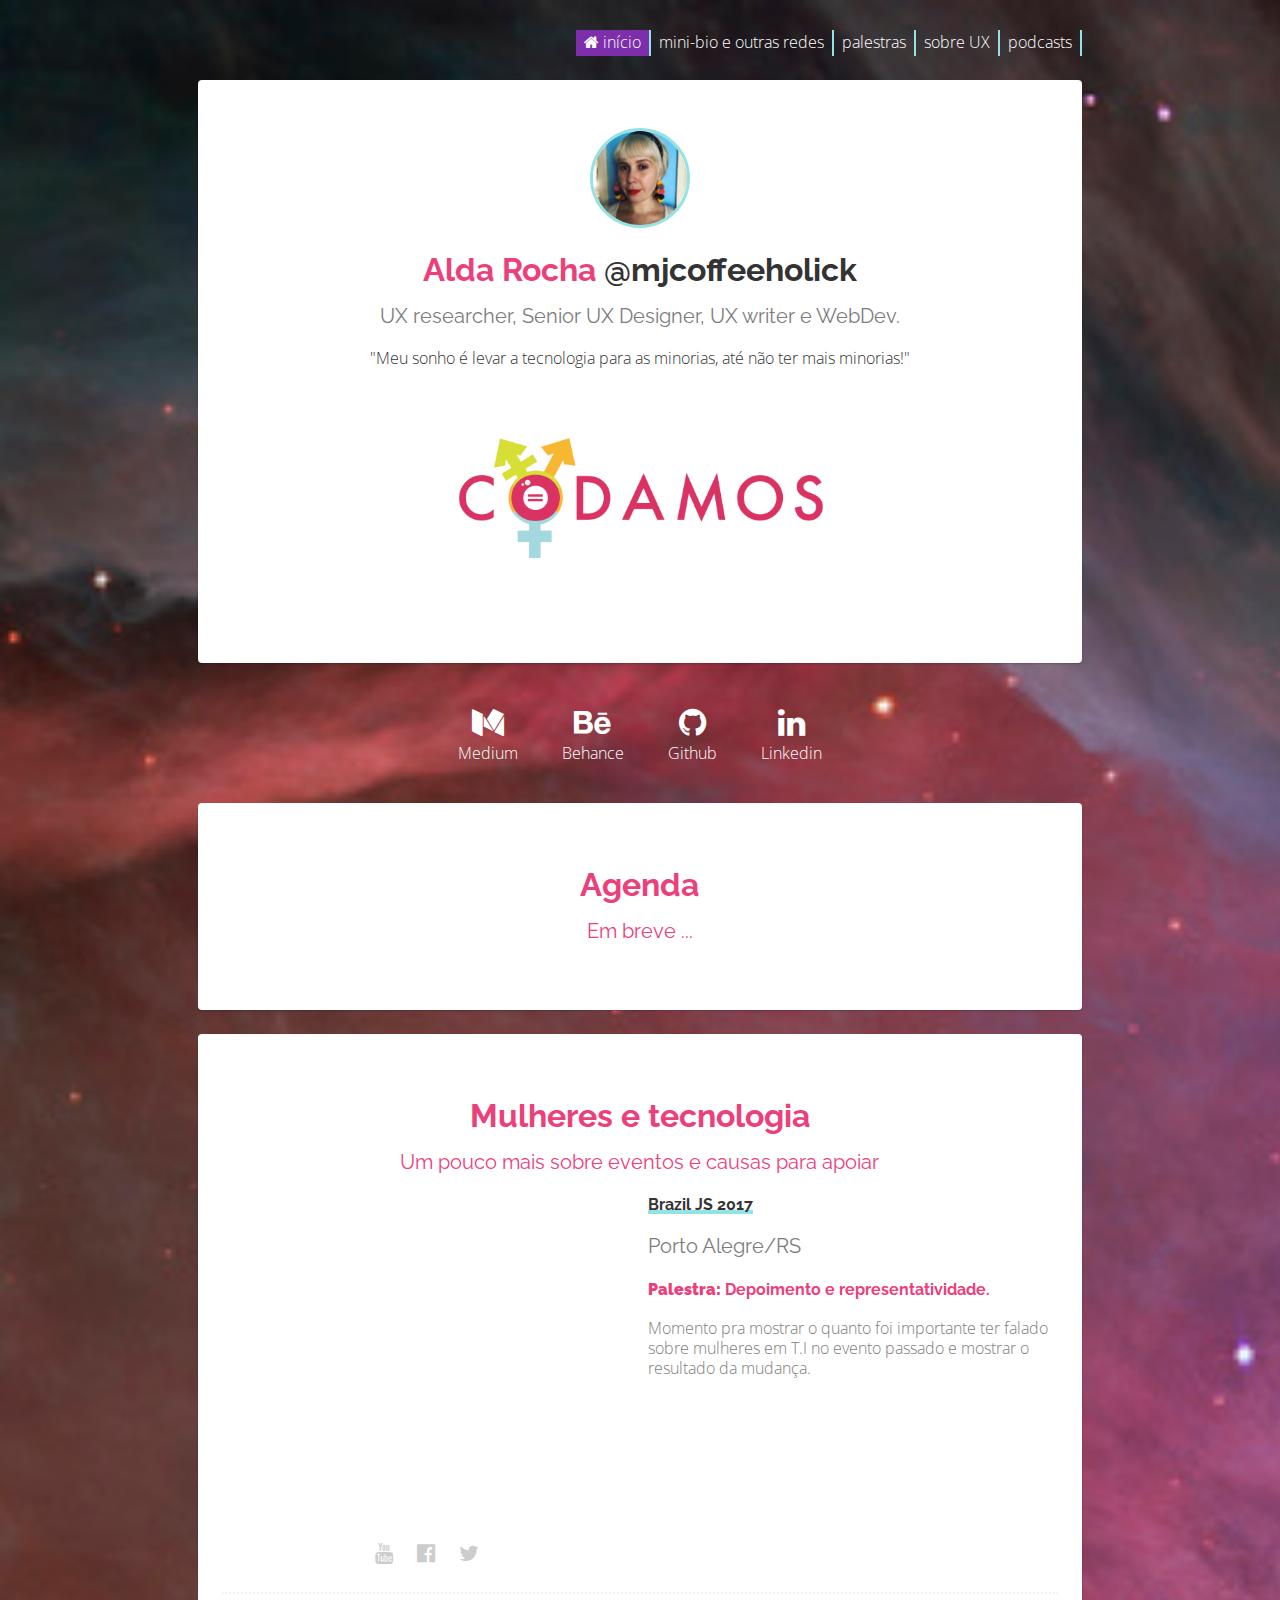
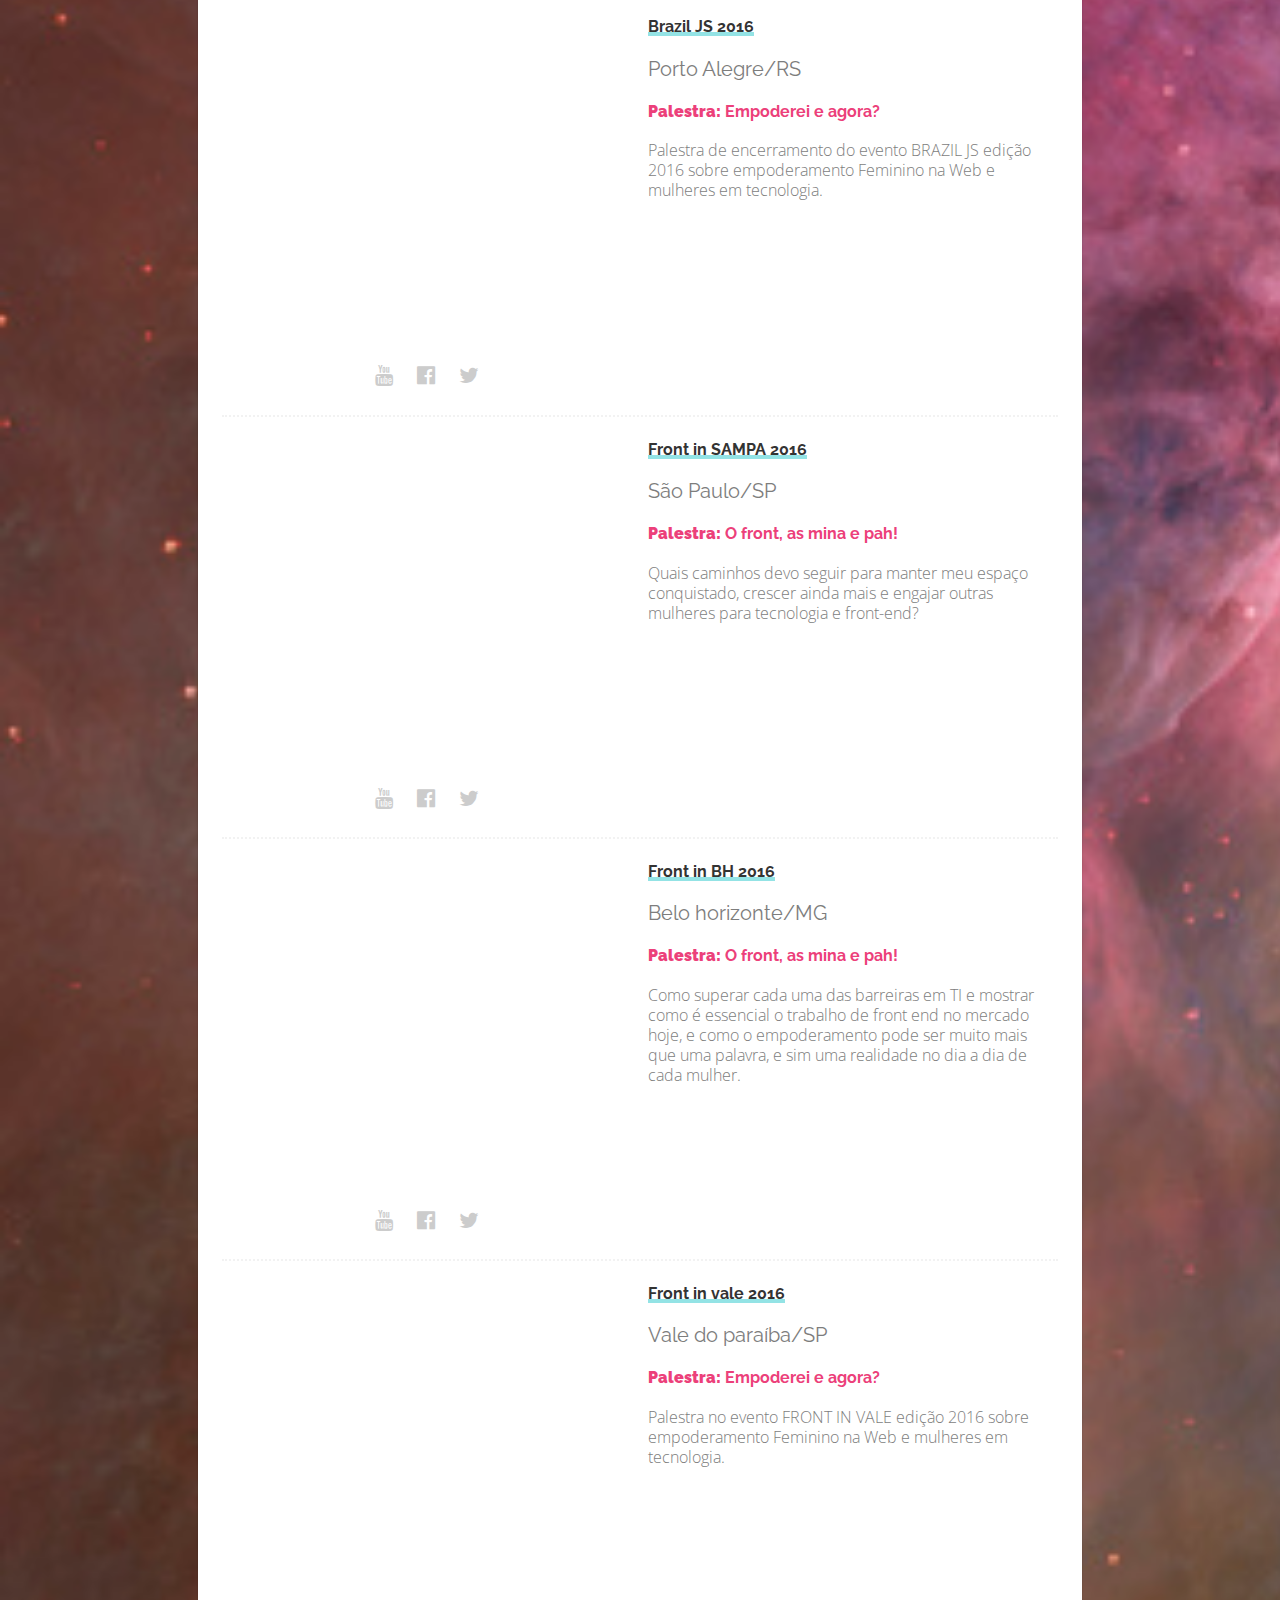
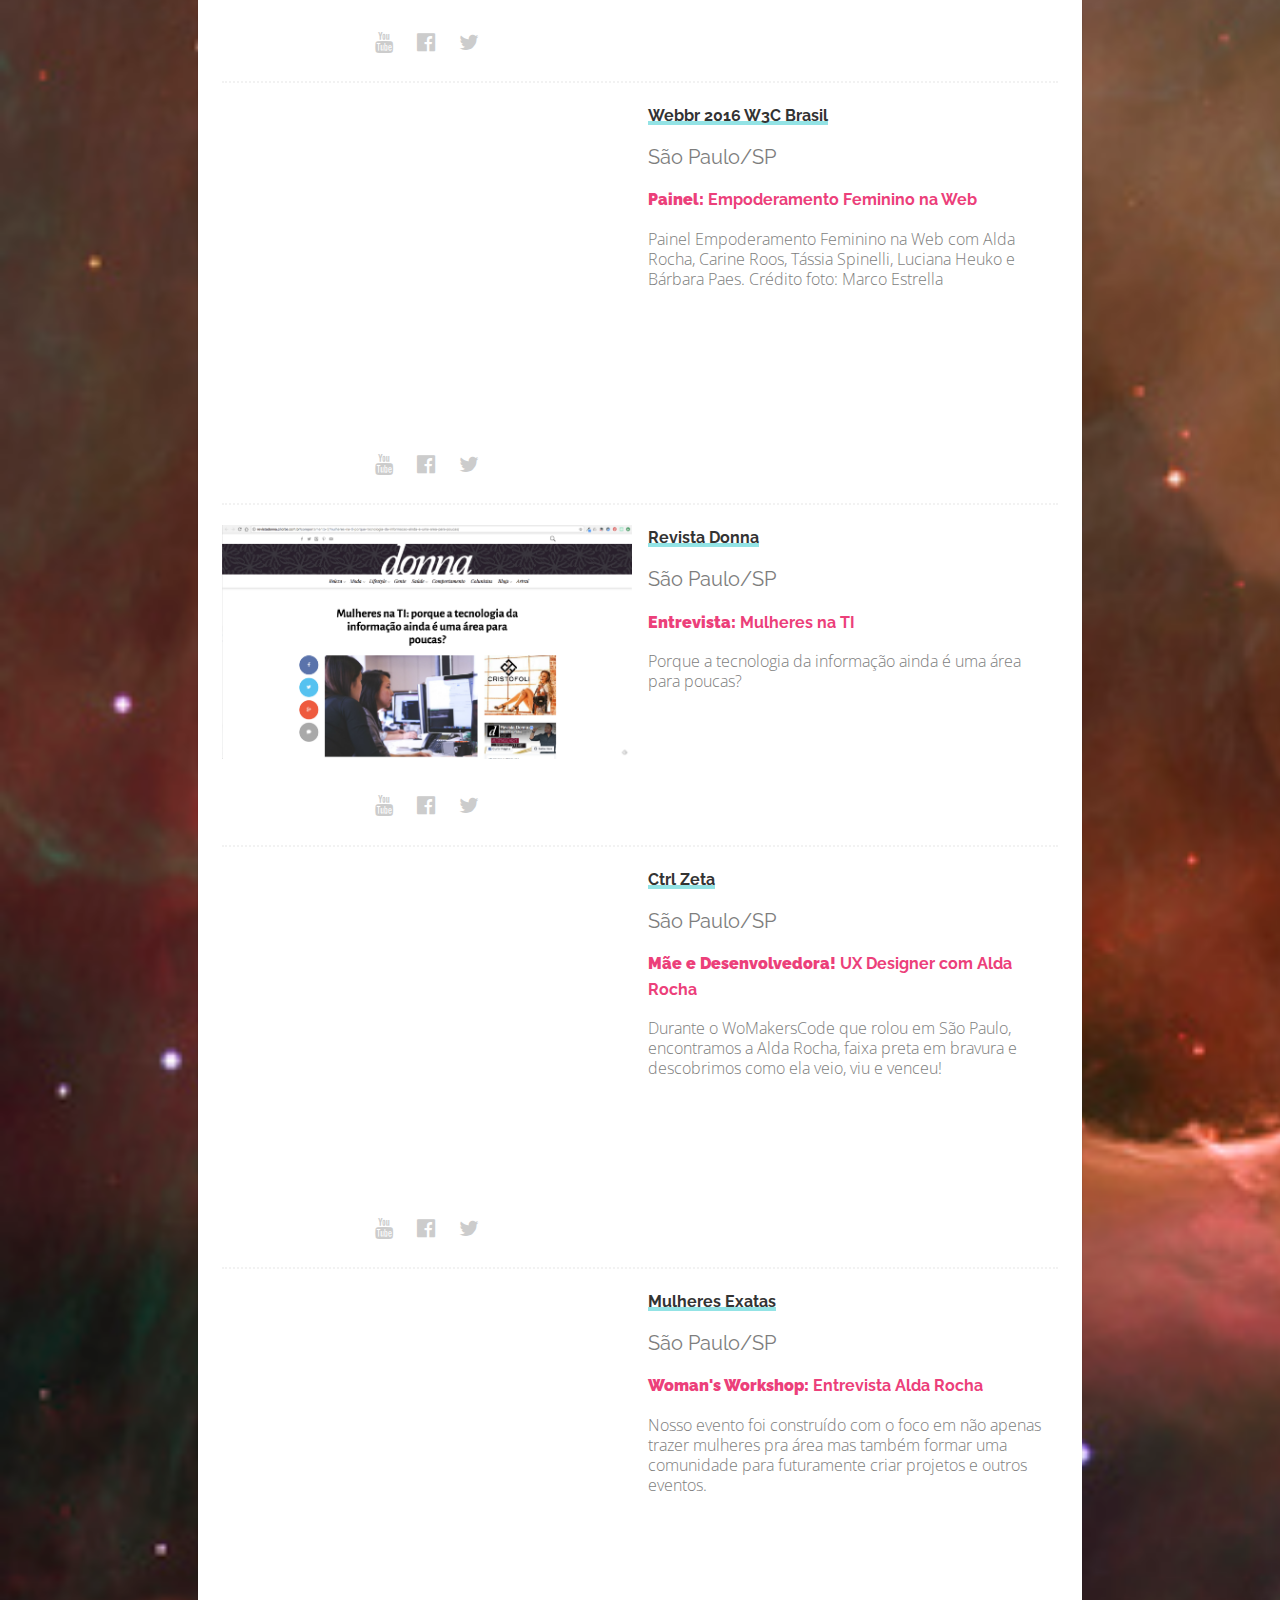
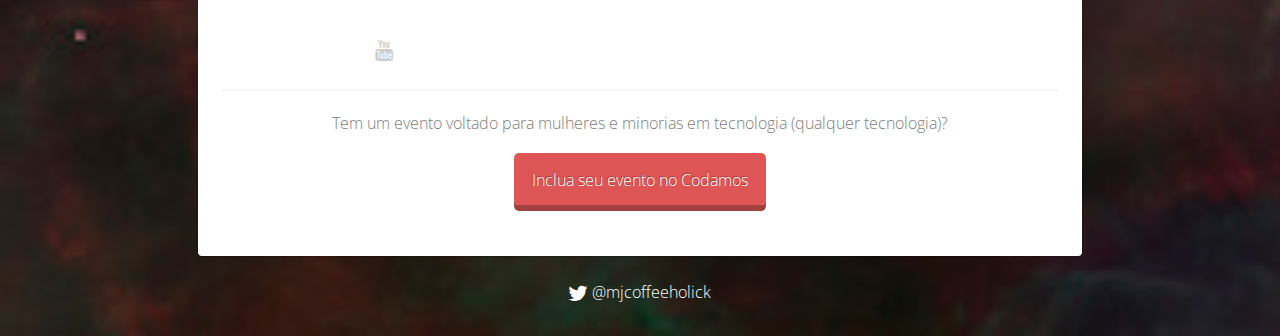
<file: index.html>
<!DOCTYPE html>
<html>
  <head>
    <meta charset="utf-8">
    <link rel="shortcut icon" type="image/x-icon" href="/favicon.ico">
    <link href="font-awesome/css/font-awesome.min.css" rel="stylesheet">
    <link rel="stylesheet" type="text/css" href="css/style.css">
    <link href='https://fonts.googleapis.com/css?family=Raleway|Open+Sans' rel='stylesheet' type='text/css'>
    <title>Alda Rocha @mjcoffeeholick</title>
  </head>
  <body>
  	<div class="container"> <!-- container -->

      <nav class="top-menu">
        <a href="index.html" class="top-menu-index"><i class="fa fa-home"></i> início</a>
        <a href="mini-bio.html">mini-bio e outras redes</a>
        <a href="palestras.html">palestras</a>
        <a href="sobre-ux.html">sobre UX</a>
        <a href="podcast.html">podcasts</a>
      </nav>

  		<div class="card text-center">
          <img src="images/avatar2019.jpg" alt="Alda Rocha" id="img-profile" class="img-small">
          <h1>Alda Rocha <span class="gray">@mjcoffeeholick</span></h1>
          <h2>UX researcher, Senior UX Designer, UX writer e WebDev.</h2>
          <p class="gray txt-top">"Meu sonho é levar a tecnologia para as minorias, até não ter mais minorias!"</p>
          <a href="https://www.codamos.club/" target="_blank">
            <img src="images/imagem-redes-codamos.png" alt="Logo do projeto Codamos" id="logo-highlight" alt="Codamos" title="Codamos" >
          </a>
  		</div>

  		<div class="text-center">
  			<ul class="list-inline">
  				<li class="text-center">
            <a href="https://medium.com/@mjcoffeeholick" target="_blank" alt="Medium" title="Medium">
              <i class="fa fa-medium fa-2x"></i> <br>Medium
            </a>
          </li>
  				<li class="text-center">
  					<a href="https://www.behance.net/aldarocha" target="_blank" alt="Behance" title="Behance">
  						<i class="fa fa-behance fa-2x"></i> <br>Behance
  					</a>
  				</li>
          <li class="text-center">
            <a href="https://github.com/mjcoffeeholick" target="_blank" alt="Github" title="Github">
              <i class="fa fa-github fa-2x"></i> <br>Github
            </a>
          </li>
          <li class="text-center">
            <a href="https://br.linkedin.com/in/mjcoffeeholick" target="_blank" alt="Linkedin" title="Linkedin">
              <i class="fa fa-linkedin fa-2x"></i> <br>Linkedin
            </a>
          </li>
  			</ul>
  		</div>

  		<div class="card text-center">
  			<h1>Agenda</h1>
        <h2 class="especial-pink">Em breve ...</h2>

        <!---<div class="item"> <!-- inicio
          <div class="img-item">
            <img src="images/eventos/wtm-rio.png" alt="WTM Rio">
            <div class="ico-item">
              <ul class="list-inline-event">
                <li>2018 <i class="fa fa-ticket fa-lg"></i></li>
                <li><a href="https://www.facebook.com/semanacomp/" alt="Facebook" title="Facebook" target="_blank"><i class="fa fa-facebook-official fa-lg"></i></a></li>
                <li><a href="https://twitter.com/WTMRio" alt="Twitter" title="Twitter" target="_blank"><i class="fa fa-twitter fa-lg"></i></a><a href="https://twitter.com/search?q=%23IWD18&src=tyah" target="_blank">#IWD18</a></li>
              </ul>
            </div>
          </div>
          <div class="content-item">
            <h3><a href="http://semcomp.com.br/" target="_blank">WTM RIO</a></h3>
            <h2><strong>07 de ABRIL</strong> - Rio de janeiro/RJ</h2>
            <h3 class="especial-pink"><strong>Workshop:</strong> Mulheres que falam</h3>
            <p>Workshop onde vamos aprender dicas de como palestrar em eventos e preparar palestras.</p>
          </div>
          <div class="clear"></div>
        </div> <!-- fim

        <div class="item"> <!-- inicio
          <div class="img-item">
            <img src="images/eventos/prefeitura-sp.png" alt="Prefeitura SP">
            <div class="ico-item">
              <ul class="list-inline-event">
                <li>2018 <i class="fa fa-ticket fa-lg"></i></li>
                <li><a href="https://www.facebook.com/PrefSP" alt="Facebook" title="Facebook" target="_blank"><i class="fa fa-facebook-official fa-lg"></i></a></li>
                <li><a href="https://twitter.com/prefsp" alt="Twitter" title="Twitter" target="_blank"><i class="fa fa-twitter fa-lg"></i></a></li>
              </ul>
            </div>
          </div>
          <div class="content-item">
            <h3><a href="http://www.capital.sp.gov.br/" target="_blank">Prefeitura de SP - Políticas para infância e juventude</a></h3>
            <h2><strong>20 de ABRIL</strong> - São Paulo/SP</h2>
            <h3 class="especial-pink"><strong>Palestra:</strong> Profissões do futuro - UXD, DI e interface</h3>
            <p>Vamos saber mais sobre as profissões do futuro e como chegar nelas. Ep. UX: Análises de usabilidade, Design de interações, Design de interface.</p>
          </div>
          <div class="clear"></div>
        </div> <!-- fim

        <div class="item"> <!-- inicio
          <div class="img-item">
            <img src="images/eventos/prefeitura-sp.png" alt="Prefeitura SP">
            <div class="ico-item">
              <ul class="list-inline-event">
                <li>2018 <i class="fa fa-ticket fa-lg"></i></li>
                <li><a href="https://www.facebook.com/PrefSP" alt="Facebook" title="Facebook" target="_blank"><i class="fa fa-facebook-official fa-lg"></i></a></li>
                <li><a href="https://twitter.com/prefsp" alt="Twitter" title="Twitter" target="_blank"><i class="fa fa-twitter fa-lg"></i></a></li>
              </ul>
            </div>
          </div>
          <div class="content-item">
            <h3><a href="http://www.capital.sp.gov.br/" target="_blank">Prefeitura de SP - Políticas para infância e juventude</a></h3>
            <h2><strong>23 de ABRIL</strong> - São Paulo/SP</h2>
            <h3 class="especial-pink"><strong>Palestra:</strong> Profissões do futuro - Desenvolvimento</h3>
            <p>Vamos saber mais sobre as profissões do futuro e como chegar nelas. Ep. Desenvolvimento: Back-end/Front-end/Full stack e suas vertentes.</p>
          </div>
          <div class="clear"></div>
        </div> <!-- fim

        <div class="item"> <!-- inicio
          <div class="img-item">
            <img src="images/eventos/prefeitura-sp.png" alt="Prefeitura SP">
            <div class="ico-item">
              <ul class="list-inline-event">
                <li>2018 <i class="fa fa-ticket fa-lg"></i></li>
                <li><a href="https://www.facebook.com/PrefSP" alt="Facebook" title="Facebook" target="_blank"><i class="fa fa-facebook-official fa-lg"></i></a></li>
                <li><a href="https://twitter.com/prefsp" alt="Twitter" title="Twitter" target="_blank"><i class="fa fa-twitter fa-lg"></i></a></li>
              </ul>
            </div>
          </div>
          <div class="content-item">
            <h3><a href="http://www.capital.sp.gov.br/" target="_blank">Prefeitura de SP - Políticas para infância e juventude</a></h3>
            <h2><strong>27 de ABRIL</strong> - São Paulo/SP</h2>
            <h3 class="especial-pink"><strong>Palestra:</strong> Profissões do futuro - Novas tecnologias</h3>
            <p>Vamos saber mais sobre as profissões do futuro e como chegar nelas. Ep. Novas Tec.: Blockchain, Cryptografia e segurança, Data science e outras novas possibilidades.</p>
          </div>
          <div class="clear"></div>
        </div> <!-- fim

        <div class="item"> <!-- inicio
          <div class="img-item">
            <img src="images/eventos/front-campinas.png" alt="Front in Campinas">
            <div class="ico-item">
              <ul class="list-inline-event">
                <li><a href="https://www.sympla.com.br/front-in-campinas__248102">2018 <i class="fa fa-ticket fa-lg"></i></a></li>
                <li><a href="https://www.facebook.com/CampinasFrontend" alt="Facebook" title="Facebook" target="_blank"><i class="fa fa-facebook-official fa-lg"></i></a></li>
                <li><a href="https://twitter.com/cpsfrontend" alt="Twitter" title="Twitter" target="_blank"><i class="fa fa-twitter fa-lg"></i></a><a href="https://twitter.com/hashtag/frontincampinas?src=hash" target="_blank">#frontincampinas</a></li>
              </ul>
            </div>
          </div>
          <div class="content-item">
            <h3><a href="https://frontincampinas.com.br/" target="_blank">Front in Campinas</a></h3>
            <h2><strong>12 de MAIO</strong> - Campinas/SP</h2>
            <h3 class="especial-pink"><strong>Palestra:</strong> Como ter uma comunidade mais inclusiva</h3>
            <p>Como ter uma comunidade que realmente queira inclusão e diversidade? O que cada um pode fazer para chegar nesse objetivo e ter um ambiente melhor para todos.</p>
          </div>
          <div class="clear"></div>
        </div> <!-- fim

        <div class="item"> <!-- inicio
          <div class="img-item">
            <img src="images/eventos/superlogica.png" alt="Superlógica Xperience 2018">
            <div class="ico-item">
              <ul class="list-inline-event">
                <li><a href="https://xperience.superlogica.com/">2018 <i class="fa fa-ticket fa-lg"></i></a></li>
                <li><a href="https://www.facebook.com/superlogica/" alt="Facebook" title="Facebook" target="_blank"><i class="fa fa-facebook-official fa-lg"></i></a></li>
                <li><a href="https://twitter.com/superlogica" alt="Twitter" title="Twitter" target="_blank"><i class="fa fa-twitter fa-lg"></i></a>
              </ul>
            </div>
          </div>
          <div class="content-item">
            <h3><a href="https://xperience.superlogica.com/" target="_blank">Superlógica Xperience 2018</a></h3>
            <h2><strong>7 e 8 de junho</strong> - Campinas/SP</h2>
            <h3 class="especial-pink"><strong>Palestra:</strong> [Aguardando]</h3>
            <p>[Aguardando informações]</p>
          </div>
          <div class="clear"></div>
        </div> <!-- fim

        <div class="item"> <!-- inicio
          <div class="img-item">
            <img src="images/eventos/secomp.png" alt="Secomp 2018">
            <div class="ico-item">
              <ul class="list-inline-event">
                <li>2018 <i class="fa fa-ticket fa-lg"></i></li>
                <li><a href="https://www.facebook.com/secompunicamp/" alt="Facebook" title="Facebook" target="_blank"><i class="fa fa-facebook-official fa-lg"></i></a></li>
                <li><a href="https://twitter.com/secompunicamp" alt="Twitter" title="Twitter" target="_blank"><i class="fa fa-twitter fa-lg"></i></a>
              </ul>
            </div>
          </div>
          <div class="content-item">
            <h3><a href="https://xperience.superlogica.com/" target="_blank">Semcomp 2018</a></h3>
            <h2><strong>6 a 10 de Agosto</strong> - Campinas/SP</h2>
            <h3 class="especial-pink"><strong>Palestra:</strong> O Grande valor do Microcopy</h3>
            <p>[Aguardando informações]</p>
          </div>
          <div class="clear"></div>
        </div> <!-- fim -->

        <!--<div class="item"> <!-- inicio
          <div class="img-item">
            <img src="images/eventos/" alt="...">
            <div class="ico-item">
              <ul class="list-inline-event">
                <li><a href="...">2017 <i class="fa fa-ticket fa-lg"></i></a></li>
                <li><a href="..." alt="Facebook" title="Facebook" target="_blank"><i class="fa fa-facebook-official fa-lg"></i></a></li>
                <li><a href="..." alt="Twitter" title="Twitter" target="_blank"><i class="fa fa-twitter fa-lg"></i></a><a href="..." target="_blank">...</a></li>
              </ul>
            </div>
          </div>
          <div class="content-item">
            <h3><a href="..." target="_blank">NOME DO EVENTO</a></h3>
            <h2><strong>DATA</strong> - LOCAL/ESTADO</h2>
            <h3 class="especial-pink"><strong>Palestra:</strong> NOME DA PALESTRA</h3>
            <p>SOBRE A PALESTRA</p>
          </div>
          <div class="clear"></div>
        </div> <!-- fim -->

  		</div> <!-- fim do box agenda -->

      <div class="card text-center">
        <h1>Mulheres e tecnologia</h1>
        <h2 class="especial-pink">Um pouco mais sobre eventos e causas para apoiar</h2>

        <div class="item"><!-- box BRAZIL JS 2017 -->
          <div class="img-item">
            <iframe width="100%" height="315" src="https://www.youtube.com/embed/Ahd9bOQ9KF8" frameborder="0" allowfullscreen></iframe>
            <div class="ico-item">
              <ul class="list-inline-event">
                <li><a href="https://www.youtube.com/user/BrazilJS/videos" alt="Canal" title="Canal" target="_blank"><i class="fa fa-youtube fa-lg"></i></a></li>
                <li><a href="https://www.facebook.com/braziljs" alt="Facebook" title="Facebook" target="_blank"><i class="fa fa-facebook-official fa-lg"></i></a></li>
                <li><a href="https://twitter.com/braziljs" alt="Twitter" title="Twitter" target="_blank"><i class="fa fa-twitter fa-lg"></i></a></li>
              </ul>
            </div>
          </div>
          <div class="content-item">
            <h3><a href="https://www.youtube.com/channel/UCnLdHOuue5i1O7TsH6oh07w" target="_blank">Brazil JS 2017</a></h3>
            <h2>Porto Alegre/RS</h2>
            <h3 class="especial-pink"><strong>Palestra:</strong> Depoimento e representatividade.</h3>
            <p>Momento pra mostrar o quanto foi importante ter falado sobre mulheres em T.I no evento passado e mostrar o resultado da mudança.</p>
          </div>

          <div class="clear"></div>
        </div><!-- end box BRAZIL JS 2017 -->

        <div class="item"><!-- box BRAZIL JS 2016 -->
          <div class="img-item">
            <iframe width="100%" height="315" src="https://www.youtube.com/embed/nYoVKGvn0ms" frameborder="0" allowfullscreen></iframe>
            <div class="ico-item">
              <ul class="list-inline-event">
                <li><a href="https://www.youtube.com/user/BrazilJS/videos" alt="Canal" title="Canal" target="_blank"><i class="fa fa-youtube fa-lg"></i></a></li>
                <li><a href="https://www.facebook.com/braziljs" alt="Facebook" title="Facebook" target="_blank"><i class="fa fa-facebook-official fa-lg"></i></a></li>
                <li><a href="https://twitter.com/braziljs" alt="Twitter" title="Twitter" target="_blank"><i class="fa fa-twitter fa-lg"></i></a></li>
              </ul>
            </div>
          </div>
          <div class="content-item">
            <h3><a href="https://www.youtube.com/channel/UCnLdHOuue5i1O7TsH6oh07w" target="_blank">Brazil JS 2016</a></h3>
            <h2>Porto Alegre/RS</h2>
            <h3 class="especial-pink"><strong>Palestra:</strong> Empoderei e agora?</h3>
            <p>Palestra de encerramento do evento BRAZIL JS edição 2016 sobre empoderamento Feminino na Web e mulheres em tecnologia.</p>
          </div>

          <div class="clear"></div>
        </div><!-- end box BRAZIL JS 2016 -->

        <div class="item"><!-- box FRONT IN SAMPA 2016 -->
          <div class="img-item">
            <iframe width="100%" height="315" src="https://www.youtube.com/embed/YQ9oAps5eVY" frameborder="0" allowfullscreen></iframe>
            <div class="ico-item">
              <ul class="list-inline-event">
                <li><a href="https://www.youtube.com/channel/UCwoGd_KU0OxiVT5r-rPrzWA/videos" alt="Canal" title="Canal" target="_blank"><i class="fa fa-youtube fa-lg"></i></a></li>
                <li><a href="https://www.facebook.com/frontinsp" alt="Facebook" title="Facebook" target="_blank"><i class="fa fa-facebook-official fa-lg"></i></a></li>
                <li><a href="https://twitter.com/frontinsampa" alt="Twitter" title="Twitter" target="_blank"><i class="fa fa-twitter fa-lg"></i></a></li>
              </ul>
            </div>
          </div>
          <div class="content-item">
            <h3><a href="https://www.youtube.com/channel/UCwoGd_KU0OxiVT5r-rPrzWA" target="_blank">Front in SAMPA 2016</a></h3>
            <h2>São Paulo/SP</h2>
            <h3 class="especial-pink"><strong>Palestra:</strong> O front, as mina e pah!</h3>
            <p>Quais caminhos devo seguir para manter meu espaço conquistado, crescer ainda mais e engajar outras mulheres para tecnologia e front-end?</p>
          </div>

          <div class="clear"></div>
        </div><!-- end box FRONT IN SAMPA 2016 -->

        <div class="item"><!-- box FRONT IN BH 2016 -->
          <div class="img-item">
            <iframe width="100%" height="315" src="https://www.youtube.com/embed/LNDdDkuwUDY" frameborder="0" allowfullscreen></iframe>
            <div class="ico-item">
              <ul class="list-inline-event">
                <li><a href="https://www.youtube.com/user/frontinbh/videos" alt="Canal" title="Canal" target="_blank"><i class="fa fa-youtube fa-lg"></i></a></li>
                <li><a href="https://www.facebook.com/FrontInBH/" alt="Facebook" title="Facebook" target="_blank"><i class="fa fa-facebook-official fa-lg"></i></a></li>
                <li><a href="https://twitter.com/frontinbh" alt="Twitter" title="Twitter" target="_blank"><i class="fa fa-twitter fa-lg"></i></a></li>
              </ul>
            </div>
          </div>
          <div class="content-item">
            <h3><a href="https://www.youtube.com/channel/UC9Dvz8MBr06QlMhuduphndg" target="_blank">Front in BH 2016</a></h3>
            <h2>Belo horizonte/MG</h2>
            <h3 class="especial-pink"><strong>Palestra:</strong> O front, as mina e pah!</h3>
            <p>Como superar cada uma das barreiras em TI e mostrar como é essencial o trabalho de front end no mercado hoje, e como o empoderamento pode ser muito mais que uma palavra, e sim uma realidade no dia a dia de cada mulher.</p>
          </div>

          <div class="clear"></div>
        </div><!-- end box FRONT IN BH 2016 -->

        <div class="item"><!-- box FRONT IN VALE 2016 -->
          <div class="img-item">
            <iframe width="100%" height="315" src="https://www.youtube.com/embed/u4YlppIDbAE" frameborder="0" allowfullscreen></iframe>
            <div class="ico-item">
              <ul class="list-inline-event">
                <li><a href="https://www.youtube.com/channel/UC293K2nsD2nb3KGrc2OMvnQ/videos" alt="Canal" title="Canal" target="_blank"><i class="fa fa-youtube fa-lg"></i></a></li>
                <li><a href="https://www.facebook.com/frontinvale" alt="Facebook" title="Facebook" target="_blank"><i class="fa fa-facebook-official fa-lg"></i></a></li>
                <li><a href="https://twitter.com/frontinvale" alt="Twitter" title="Twitter" target="_blank"><i class="fa fa-twitter fa-lg"></i></a></li>
              </ul>
            </div>
          </div>
          <div class="content-item">
            <h3><a href="https://www.youtube.com/channel/UC293K2nsD2nb3KGrc2OMvnQ" target="_blank">Front in vale 2016</a></h3>
            <h2>Vale do paraíba/SP</h2>
            <h3 class="especial-pink"><strong>Palestra:</strong> Empoderei e agora?</h3>
            <p>Palestra no evento FRONT IN VALE edição 2016 sobre empoderamento Feminino na Web e mulheres em tecnologia.</p>
          </div>

          <div class="clear"></div>
        </div><!-- end box FRONT IN VALE 2016 -->

        <div class="item"><!-- box W3C PAINEL -->
          <div class="img-item">
            <iframe width="100%" height="315" src="https://www.youtube.com/embed/UfJWloq9TZY" frameborder="0" allowfullscreen></iframe>
            <div class="ico-item">
              <ul class="list-inline-event">
                <li><a href="https://www.youtube.com/user/NICbrvideos/videos" alt="Canal" title="Canal" target="_blank"><i class="fa fa-youtube fa-lg"></i></a></li>
                <li><a href="https://www.facebook.com/W3CWebbr" alt="Facebook" title="Facebook" target="_blank"><i class="fa fa-facebook-official fa-lg"></i></a></li>
                <li><a href="https://twitter.com/w3cbrasil" alt="Twitter" title="Twitter" target="_blank"><i class="fa fa-twitter fa-lg"></i></a></li>
              </ul>
            </div>
          </div>
          <div class="content-item">
            <h3><a href="https://youtu.be/UfJWloq9TZY" target="_blank">Webbr 2016 W3C Brasil</a></h3>
            <h2>São Paulo/SP</h2>
            <h3 class="especial-pink"><strong>Painel:</strong> Empoderamento Feminino na Web</h3>
            <p>Painel Empoderamento Feminino na Web com Alda Rocha, Carine Roos, Tássia Spinelli, Luciana Heuko e Bárbara Paes. Crédito foto: Marco Estrella</p>
          </div>

          <div class="clear"></div>
        </div><!-- end box W3C PAINEL -->

        <div class="item"><!-- box Donna -->
          <div class="img-item">
            <img src="images/donna.png" alt="Revista Donna">
            <div class="ico-item">
              <ul class="list-inline-event">
                <li><a href="http://www.youtube.com/channel/UCelCh364oDwlfE4ClkU40-Q" alt="Canal" title="Canal" target="_blank"><i class="fa fa-youtube fa-lg"></i></a></li>
                <li><a href="https://www.facebook.com/RevistaDonna" alt="Facebook" title="Facebook" target="_blank"><i class="fa fa-facebook-official fa-lg"></i></a></li>
                <li><a href="https://twitter.com/revista_donna" alt="Twitter" title="Twitter" target="_blank"><i class="fa fa-twitter fa-lg"></i></a></li>
              </ul>
            </div>
          </div>
          <div class="content-item">
            <h3><a href="http://revistadonna.clicrbs.com.br/comportamento-2/mulheres-na-ti-porque-tecnologia-da-informacao-ainda-e-uma-area-para-poucas/" target="_blank">Revista Donna</a></h3>
            <h2>São Paulo/SP</h2>
            <h3 class="especial-pink"><strong>Entrevista:</strong> Mulheres na TI</h3>
            <p>Porque a tecnologia da informação ainda é uma área para poucas?</p>
          </div>

          <div class="clear"></div>
        </div><!-- end box Donna -->

        <div class="item"><!-- box WO MAKERS CODE -->
          <div class="img-item">
            <iframe width="100%" height="315" src="https://www.youtube.com/embed/pOfCRBAzunU" frameborder="0" allowfullscreen></iframe>
            <div class="ico-item">
              <ul class="list-inline-event">
                <li><a href="https://www.youtube.com/channel/UC1U4Sh5B5YqhzubWl3_Xkrg" alt="Canal" title="Canal" target="_blank"><i class="fa fa-youtube fa-lg"></i></a></li>
                <li><a href="https://www.facebook.com/W3CWebbr" alt="Facebook" title="Facebook" target="_blank"><i class="fa fa-facebook-official fa-lg"></i></a></li>
                <li><a href="https://twitter.com/w3cbrasil" alt="Twitter" title="Twitter" target="_blank"><i class="fa fa-twitter fa-lg"></i></a></li>
              </ul>
            </div>
          </div>
          <div class="content-item">
            <h3><a href="https://www.youtube.com/channel/UC1U4Sh5B5YqhzubWl3_Xkrg" target="_blank">Ctrl Zeta</a></h3>
            <h2>São Paulo/SP</h2>
            <h3 class="especial-pink"><strong>Mãe e Desenvolvedora!</strong> UX Designer com Alda Rocha</h3>
            <p>Durante o WoMakersCode que rolou em São Paulo, encontramos a Alda Rocha, faixa preta em bravura e descobrimos como ela veio, viu e venceu!</p>
          </div>

          <div class="clear"></div>
        </div><!-- end box WO MAKERS CODE -->

        <div class="item"><!-- box MULHERES EXATAS -->
          <div class="img-item">
            <iframe width="100%" height="315" src="https://www.youtube.com/embed/BHLjquGT2ho" frameborder="0" allowfullscreen></iframe>
            <div class="ico-item">
              <ul class="list-inline-event">
                <li><a href="https://www.youtube.com/channel/UChUlwAnSdlxXft-Al-PM2tw" alt="Canal" title="Canal" target="_blank"><i class="fa fa-youtube fa-lg"></i></a></li>
                <li><i class="fa fa-facebook-official fa-lg"></i></li>
                <li><i class="fa fa-twitter fa-lg"></i></li>
              </ul>
            </div>
          </div>
          <div class="content-item">
            <h3><a href="https://www.youtube.com/channel/UChUlwAnSdlxXft-Al-PM2tw" target="_blank">Mulheres Exatas</a></h3>
            <h2>São Paulo/SP</h2>
            <h3 class="especial-pink"><strong>Woman's Workshop:</strong> Entrevista Alda Rocha</h3>
            <p>Nosso evento foi construído com o foco em não apenas trazer mulheres pra área mas também formar uma comunidade para futuramente criar projetos e outros eventos.</p>
          </div>

          <div class="clear"></div>
        </div><!-- end box MULHERES EXATAS -->

          <p class="txt-top">Tem um evento voltado para mulheres e minorias em tecnologia (qualquer tecnologia)?</p>
          <div class="btn-top">
            <a href="https://www.codamos.club/eventos" class="button-3d-red" target="_blank">Inclua seu evento no Codamos</a>
          </div>
      </div>

      <nav class="footer-menu">
          <a href="https://twitter.com/mjcoffeeholick" alt="Twitter" title="Twitter" target="_blank">
            <i class="fa fa-twitter fa-lg" alt="Twitter" title="Twitter"></i> @mjcoffeeholick
          </a>
      </nav>

    </div> <!-- container -->
  </body>
</html>
<!-- end of file -->
</file>
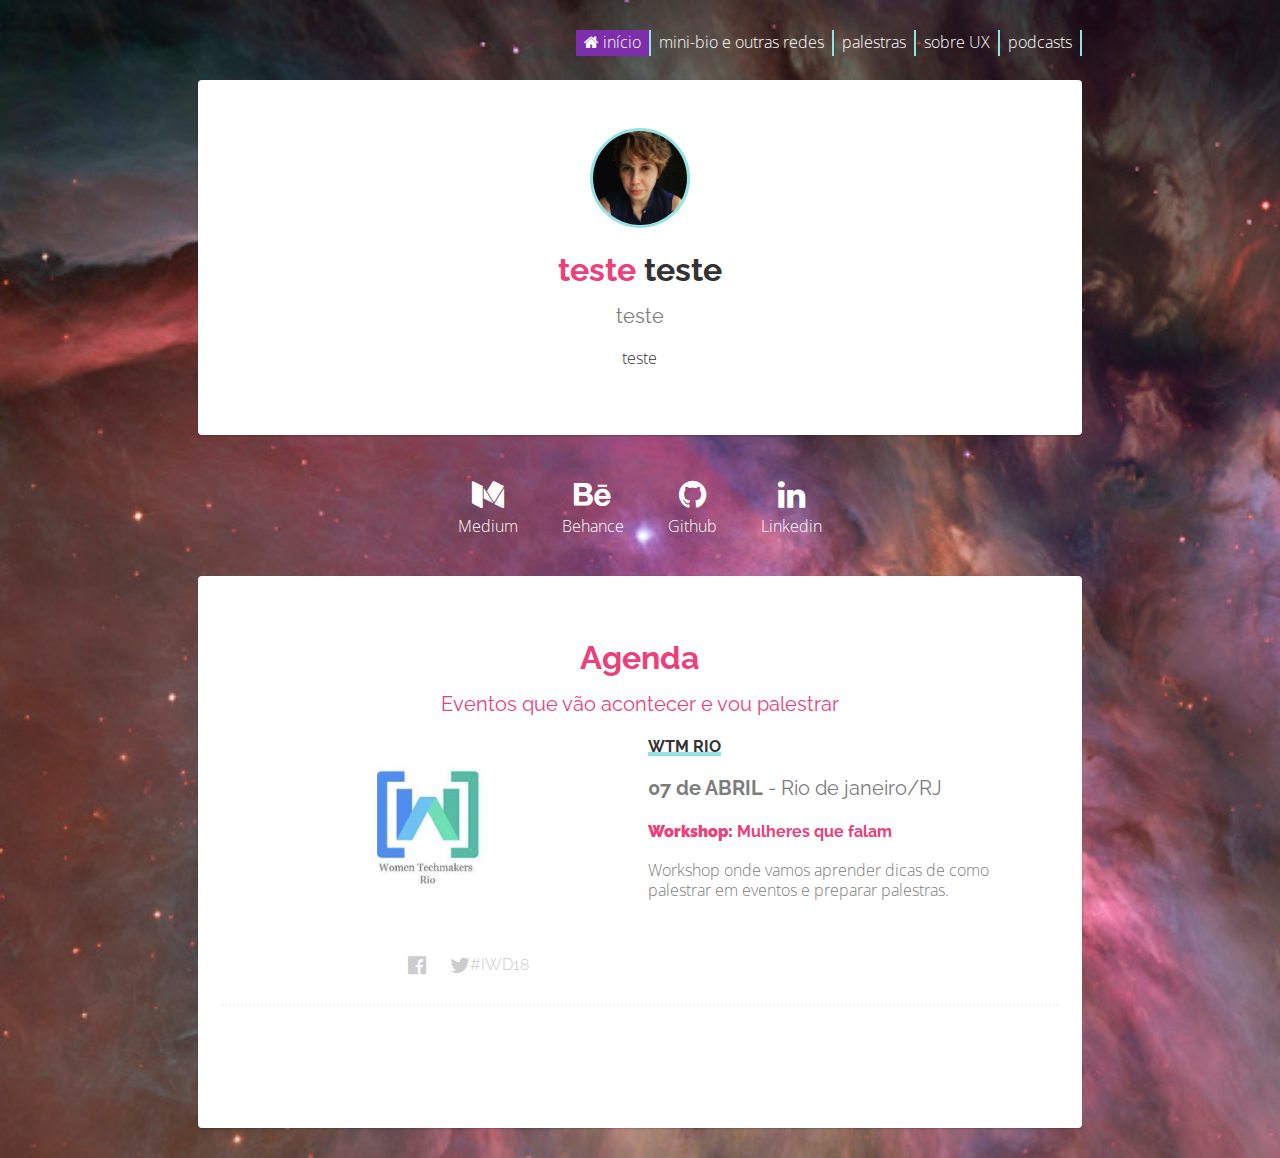
<file: bazar.html>
<!DOCTYPE html>
<html>
  <head>
    <meta charset="utf-8">
    <link rel="shortcut icon" type="image/x-icon" href="/favicon.ico">
    <link href="font-awesome/css/font-awesome.min.css" rel="stylesheet">
    <link rel="stylesheet" type="text/css" href="css/style.css">
    <link href='https://fonts.googleapis.com/css?family=Raleway|Open+Sans' rel='stylesheet' type='text/css'>
    <title>Alda Rocha @mjcoffeeholick</title>
  </head>
  <body>
    <div class="container"> <!-- container -->

      <nav class="top-menu">
        <a href="index.html" class="top-menu-index"><i class="fa fa-home"></i> início</a>
        <a href="mini-bio.html">mini-bio e outras redes</a>
        <a href="palestras.html">palestras</a>
        <a href="sobre-ux.html">sobre UX</a>
        <a href="podcast.html">podcasts</a>
      </nav>

        <div class="card text-center">
          <img src="images/alda-foto.jpg" alt="Alda Rocha" id="img-profile" class="img-small">
          <h1>teste <span class="gray">teste</span></h1>
          <h2>teste</h2>
          <p class="gray txt-top">teste</p>
          <a href="https://www.codamos.club/" target="_blank"></a>
        </div>

        <div class="text-center">
            <ul class="list-inline">
                <li class="text-center">
            <a href="https://medium.com/@mjcoffeeholick" target="_blank" alt="Medium" title="Medium">
              <i class="fa fa-medium fa-2x"></i> <br>Medium
            </a>
          </li>
                <li class="text-center">
                    <a href="https://www.behance.net/aldarocha" target="_blank" alt="Behance" title="Behance">
                        <i class="fa fa-behance fa-2x"></i> <br>Behance
                    </a>
                </li>
          <li class="text-center">
            <a href="https://github.com/mjcoffeeholick" target="_blank" alt="Github" title="Github">
              <i class="fa fa-github fa-2x"></i> <br>Github
            </a>
          </li>
          <li class="text-center">
            <a href="https://br.linkedin.com/in/mjcoffeeholick" target="_blank" alt="Linkedin" title="Linkedin">
              <i class="fa fa-linkedin fa-2x"></i> <br>Linkedin
            </a>
          </li>
            </ul>
        </div>

        <div class="card text-center">
        <h1>Agenda</h1>
        <h2 class="especial-pink">Eventos que vão acontecer e vou palestrar</h2>

        <div class="item"> <!-- inicio  -->
          <div class="img-item">
            <img src="images/eventos/wtm-rio.png" alt="WTM Rio">
            <div class="ico-item">
              <ul class="list-inline-event">
                <li>2018 <i class="fa fa-ticket fa-lg"></i></li>
                <li><a href="https://www.facebook.com/semanacomp/" alt="Facebook" title="Facebook" target="_blank"><i class="fa fa-facebook-official fa-lg"></i></a></li>
                <li><a href="https://twitter.com/WTMRio" alt="Twitter" title="Twitter" target="_blank"><i class="fa fa-twitter fa-lg"></i></a><a href="https://twitter.com/search?q=%23IWD18&src=tyah" target="_blank">#IWD18</a></li>
              </ul>
            </div>
          </div>
          <div class="content-item">
            <h3><a href="http://semcomp.com.br/" target="_blank">WTM RIO</a></h3>
            <h2><strong>07 de ABRIL</strong> - Rio de janeiro/RJ</h2>
            <h3 class="especial-pink"><strong>Workshop:</strong> Mulheres que falam</h3>
            <p>Workshop onde vamos aprender dicas de como palestrar em eventos e preparar palestras.</p>
          </div>
          <div class="clear"></div>
        </div> <!-- fim -->

      <nav class="footer-menu">
          <a href="https://twitter.com/mjcoffeeholick" alt="Twitter" title="Twitter" target="_blank">
            <i class="fa fa-twitter fa-lg" alt="Twitter" title="Twitter"></i> @mjcoffeeholick
          </a>
      </nav>

    </div> <!-- container -->
  </body>
</html>
<!-- end of file -->
</file>
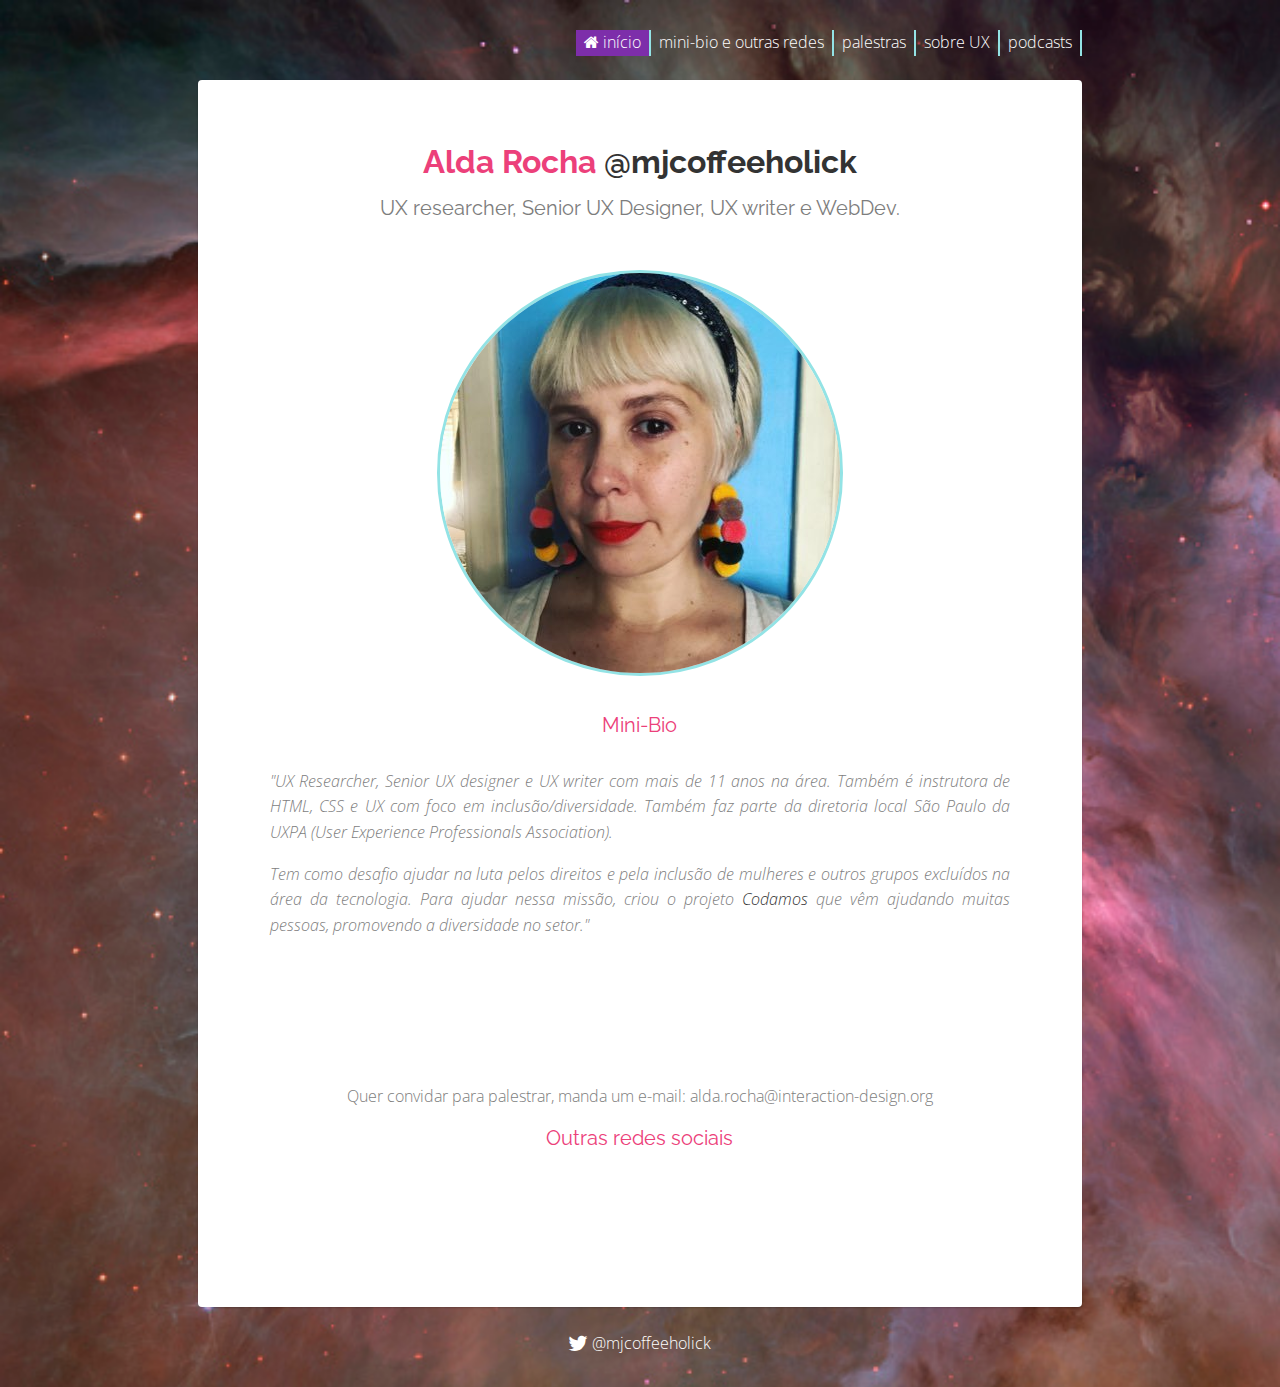
<file: mini-bio.html>
<!DOCTYPE html>
<html>
  <head>
    <meta charset="utf-8">
    <link rel="shortcut icon" type="image/x-icon" href="/favicon.ico">
    <link href="font-awesome/css/font-awesome.min.css" rel="stylesheet">
    <link rel="stylesheet" type="text/css" href="css/style.css">
    <link href='https://fonts.googleapis.com/css?family=Raleway|Open+Sans' rel='stylesheet' type='text/css'>
    <title>Alda Rocha @mjcoffeeholick</title>
  </head>
  <body>
  	<div class="container"> <!-- container -->

      <nav class="top-menu">
        <a href="index.html" class="top-menu-index"><i class="fa fa-home"></i> início</a>
        <a href="mini-bio.html">mini-bio e outras redes</a>
        <a href="palestras.html">palestras</a>
        <a href="sobre-ux.html">sobre UX</a>
        <a href="podcast.html">podcasts</a>
      </nav>

  		<div class="card text-center">
        <h1>Alda Rocha <span class="gray">@mjcoffeeholick</span></h1>
        <h2>UX researcher, Senior UX Designer, UX writer e WebDev.</h2>
        <div class="mini-bio">
          <div class="mini-bio-photo">
            <img src="images/avatar2019.jpg" alt="Alda Rocha" id="img-profile">
          </div>
          <div class="mini-bio-content">
            <h2 class="especial-pink">Mini-Bio</h2>
            <p class="mini-bio-text"><em>"UX Researcher, Senior UX designer e UX writer com mais de 11 anos na área. Também é instrutora de HTML, CSS e UX com foco em inclusão/diversidade. Também faz parte da diretoria local São Paulo da UXPA (User Experience Professionals Association).</em></p>

            <em><p class="mini-bio-text">Tem como desafio ajudar na luta pelos direitos e pela inclusão de mulheres e outros grupos excluídos na área da tecnologia. Para ajudar nessa missão, criou o projeto <a href="https://www.codamos.club/" target="_blank">Codamos</a> que vêm ajudando muitas pessoas, promovendo a diversidade no setor."</em></p>
            <ul class="list-inline">
              <li>
                <a href="https://medium.com/@mjcoffeeholick" target="_blank" alt="Medium" title="Medium">
                  <i class="fa fa-medium"></i>
                </a>
              </li>
              <li>
                <a href="https://www.behance.net/aldarocha" target="_blank" alt="Behance" title="Behance">
                  <i class="fa fa-behance"></i>
                </a>
              </li>
              <li>
                <a href="https://github.com/mjcoffeeholick" target="_blank" alt="Github" title="Github">
                  <i class="fa fa-github"></i>
                </a>
              </li>
              <li>
                <a href="https://br.linkedin.com/in/mjcoffeeholick" target="_blank" alt="Linkedin" title="Linkedin">
                  <i class="fa fa-linkedin"></i>
                </a>
              </li>
              <li>
                <a href="https://twitter.com/mjcoffeeholick" alt="Twitter" title="Twitter" target="_blank">
                  <i class="fa fa-twitter" alt="Twitter" title="Twitter"></i>
                </a>
              </li>
              <li>
                <a href="https://www.facebook.com/mjcoffeholick" alt="Facebook" title="Facebook" target="_blank">
                  <i class="fa fa-facebook-official" alt="Facebook" title="Facebook"></i>
                </a>
              </li>
            </ul>
          </div>
        </div>
        <p>Quer convidar para palestrar, manda um e-mail: alda.rocha@interaction-design.org</p>
        <h2 class="especial-pink">Outras redes sociais</h2>
        <ul class="list-inline">
          <li>
            <a href="https://www.instagram.com/mjcoffeeholick/" alt="Instagram" title="Instagram" target="_blank">
              <i class="fa fa-instagram fa-2x" alt="Instagram" title="Instagram"></i>
            </a>
          </li>
          <li>
            <a href="https://plus.google.com/u/0/+AldaRocha" alt="Google PLus" title="Google PLus" target="_blank">
              <i class="fa fa-google-plus fa-2x" alt="Google" title="Google"></i>
            </a>
          </li>
          <li>
            <a href="https://br.pinterest.com/mjcoffeeholick/" alt="Pinterest" title="Pinterest" target="_blank">
              <i class="fa fa-pinterest fa-2x" alt="Pinterest" title="Pinterest"></i>
            </a>
          </li>
          <li>
            <a href="http://mjcoffeeholick.tumblr.com/" alt="Tumblr" title="Tumblr" target="_blank">
              <i class="fa fa-tumblr-square fa-2x" alt="Tumblr" title="Tumblr"></i>
            </a>
          </li>
          <li>
            <a href="https://www.youtube.com/channel/UCkVukn9u8IEfJqFpAcSMR3w" alt="Youtube" title="Youtube" target="_blank">
              <i class="fa fa-youtube fa-2x" alt="Youtube" title="Youtube"></i>
            </a>
          </li>
        </ul>
  		</div>

        <nav class="footer-menu">
          <a href="https://twitter.com/mjcoffeeholick" alt="Twitter" title="Twitter" target="_blank">
            <i class="fa fa-twitter fa-lg" alt="Twitter" title="Twitter"></i> @mjcoffeeholick
          </a>
        </nav>

    </div> <!-- container -->
  </body>
</html>
<!-- end of file -->
</file>
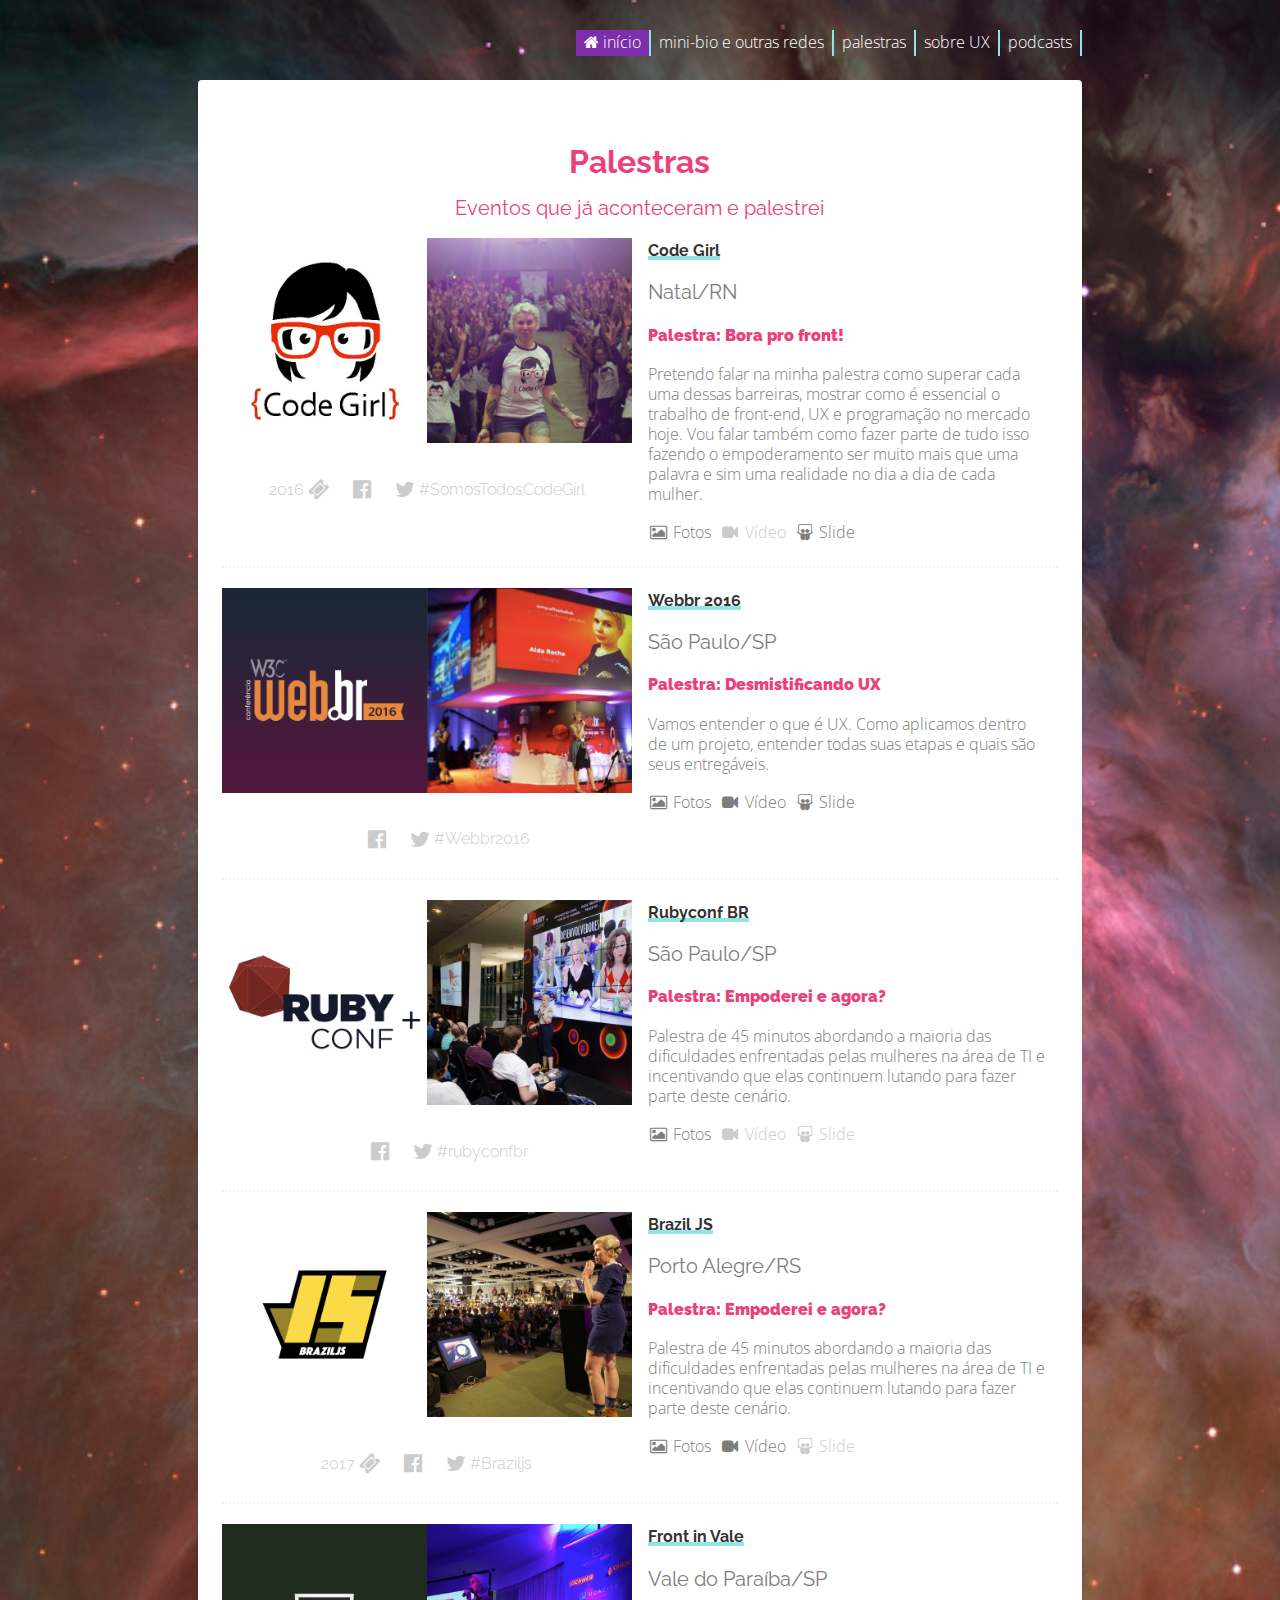
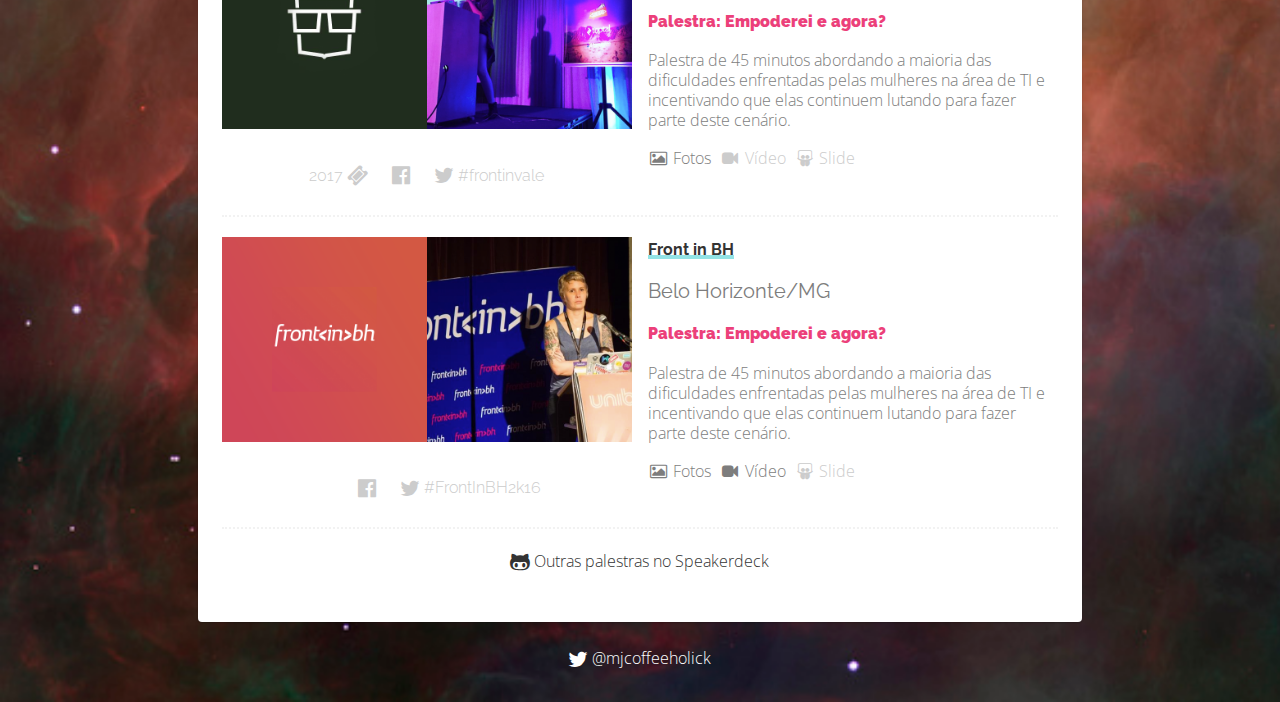
<file: palestras.html>
<!DOCTYPE html>
<html>
  <head>
    <meta charset="utf-8">
    <link rel="shortcut icon" type="image/x-icon" href="/favicon.ico">
    <link href="font-awesome/css/font-awesome.min.css" rel="stylesheet">
    <link rel="stylesheet" type="text/css" href="css/style.css">
    <link href='https://fonts.googleapis.com/css?family=Raleway|Open+Sans' rel='stylesheet' type='text/css'>
    <title>Alda Rocha @mjcoffeeholick</title>
  </head>
  <body>
  	<div class="container"> <!-- container -->

      <nav class="top-menu">
        <a href="index.html" class="top-menu-index"><i class="fa fa-home"></i> início</a>
        <a href="mini-bio.html">mini-bio e outras redes</a>
        <a href="palestras.html">palestras</a>
        <a href="sobre-ux.html">sobre UX</a>
        <a href="podcast.html">podcasts</a>
      </nav>

      <div class="card text-center">
        <h1>Palestras</h1>
        <h2 class="especial-pink">Eventos que já aconteceram e palestrei</h2>

        <div class="item"> <!-- grupo item evento CODEGIRL -->
            <div class="img-item">
              <div class="img-item-double">
                <div class="img-item-double-left"><img src="images/side-side-codegirl-logo.png" alt="‎CodeGirlBR"></div>
                <div class="img-item-double-right"><img src="images/side-side-codegirl-perfil.png" alt="CodeGirlBR"></div>
                <div class="clear"></div>
              </div>
              <div class="ico-item">
              <ul class="list-inline-event">
                <li><a href="http://www.codegirl.com.br/#inscricao" alt="Ingressos" title="Ingressos" target="_blank">2016 <i class="fa fa-ticket fa-lg"></i></a></li>
                <li><a href="https://www.facebook.com/codegirlBR/?fref=ts" alt="Facebook" target="_blank"><i class="fa fa-facebook-official fa-lg"></i></a></li>
                <li><a href="https://twitter.com/codegirlrn" alt="Twitter" target="_blank"><i class="fa fa-twitter fa-lg"></i></a><a href="https://twitter.com/hashtag/SomosTodosCodeGirl?src=hash" target="_blank"> #SomosTodosCodeGirl</a></li>
              </ul></div>
            </div>
            <div class="content-item">
              <h3><a href="http://www.codegirl.com.br/" target="_blank">Code Girl</a></h3>
              <h2>Natal/RN</h2>
              <h3 class="especial-pink"><strong>Palestra: Bora pro front!</strong></h3>
              <p>Pretendo falar na minha palestra como superar cada uma dessas barreiras, mostrar como é essencial o trabalho de front-end, UX e programação no mercado hoje. Vou falar também como fazer parte de tudo isso fazendo o empoderamento ser muito mais que uma palavra e sim uma realidade no dia a dia de cada mulher.</p>
              <div class="links-ico">
                  <div class="links-ico-item"><a href="http://www.codegirl.com.br/Fotos"><i class="fa fa-picture-o fa-fw"></i> Fotos</a></div>
                  <div class="links-ico-item"><i class="fa fa-video-camera fa-fw"></i> Vídeo</div>
                  <div class="links-ico-item"><a href="https://speakerdeck.com/mjcoffeeholick/bora-pro-front"><i class="fa fa-slideshare fa-fw"></i> Slide</div>
              </div>
            </div>
            <div class="clear"></div>
          </div> <!-- fim grupo item evento CODEGIRL -->

        <div class="item"> <!-- inicio grupo item evento WEBBR -->
            <div class="img-item">
              <div class="img-item-double">
                <div class="img-item-double-left"><img src="images/side-side-webbr-logo.png" alt="‎Webbr2016‬"></div>
                <div class="img-item-double-right"><img src="images/side-side-webbr-perfil.png" alt="Webbr2016‬"></div>
                <div class="clear"></div>
              </div>
              <div class="ico-item">
              <ul class="list-inline-event">
                <li><i class="fa fa-ticket fa-lg"></i></li>
                <li><a href="https://www.facebook.com/W3CWebbr" alt="Facebook" target="_blank"><i class="fa fa-facebook-official fa-lg"></i></a></li>
                <li><a href="https://twitter.com/w3cbrasil" alt="Twitter" target="_blank"><i class="fa fa-twitter fa-lg"></i></a><a href="https://twitter.com/search?q=%23Webbr2016%E2%80%AC&src=typd" target="_blank"> #‎Webbr2016‬</a></li>
              </ul>
            </div>
            </div>
            <div class="content-item">
              <h3><a href="http://conferenciaweb.w3c.br/" target="_blank">Webbr 2016</a></h3>
              <h2>São Paulo/SP</h2>
              <h3 class="especial-pink"><strong>Palestra: Desmistificando UX</strong></h3>
              <p>Vamos entender o que é UX. Como aplicamos dentro de um projeto, entender todas suas etapas e quais são seus entregáveis.</p>
              <div class="links-ico">
                  <div class="links-ico-item"><a href="https://www.instagram.com/w3cbrasil/"><i class="fa fa-picture-o fa-fw"></i> Fotos</a></div>
                  <div class="links-ico-item"><a href="https://www.youtube.com/user/NICbrvideos/videos"><i class="fa fa-video-camera fa-fw"></i> Vídeo</a></div>
                  <div class="links-ico-item"><a href="https://speakerdeck.com/mjcoffeeholick/desmistificando-ux-number-webbr2016"><i class="fa fa-slideshare fa-fw"></i> Slide</a></div>
              </div>
            </div>
            <div class="clear"></div>
          </div> <!-- fim grupo item evento WEBBR -->


        <div class="item"> <!-- inicio grupo item evento RUBYCONF -->
            <div class="img-item">
              <div class="img-item-double">
                <div class="img-item-double-left"><img src="images/side-side-rubyconf-logo.png" alt="Rubyconf"></div>
                <div class="img-item-double-right"><img src="images/side-side-rubyconf-perfil.png" alt="Rubyconf"></div>
                <div class="clear"></div>
              </div>
              <div class="ico-item">
              <ul class="list-inline-event">
                <li><i class="fa fa-ticket fa-lg"></i></li>
                <li><a href="https://www.facebook.com/events/527116870808158/" alt="Facebook" target="_blank"><i class="fa fa-facebook-official fa-lg"></i></a></li>
                <li><a href="https://twitter.com/rubyconfbr" alt="Twitter" target="_blank"><i class="fa fa-twitter fa-lg"></i></a><a href="https://twitter.com/hashtag/rubyconfbr?src=hash" target="_blank"> #rubyconfbr</a></li>
              </ul>
            </div>
            </div>
            <div class="content-item">
              <h3><a href="http://www.rubyconf.com.br/" target="_blank">Rubyconf BR</a></h3>
              <h2>São Paulo/SP</h2>
              <h3 class="especial-pink"><strong>Palestra: Empoderei e agora?</strong></h3>
              <p>Palestra de 45 minutos abordando a maioria das dificuldades enfrentadas pelas mulheres na área de TI e incentivando que elas continuem lutando para fazer parte deste cenário.</p>
              <div class="links-ico">
                  <div class="links-ico-item"><a href="https://www.facebook.com/locaweb/photos/?tab=album&album_id=1183296425046662" target="_blank"><i class="fa fa-picture-o fa-fw"></i> Fotos</a></div>
                  <div class="links-ico-item"><i class="fa fa-video-camera fa-fw"></i> Vídeo</div>
                  <div class="links-ico-item"><i class="fa fa-slideshare fa-fw"></i> Slide</div>
              </div>
            </div>
            <div class="clear"></div>
          </div> <!-- fim grupo item evento RUBYCONF -->

          <div class="item"> <!-- inicio grupo item evento BRAZILJS -->
            <div class="img-item">
              <div class="img-item-double">
                <div class="img-item-double-left"><img src="images/side-side-braziljs-logo.png" alt="Brazil JS"></div>
                <div class="img-item-double-right"><img src="images/side-side-braziljs-perfil.png" alt="Brazil JS"></div>
                <div class="clear"></div>
              </div>
              <div class="ico-item">
                <ul class="list-inline-event">
                  <li><a href="https://braziljs.org/conf/2017/" alt="Ingressos" title="Ingressos" target="_blank">2017 <i class="fa fa-ticket fa-lg"></i></a></li>
                  <li><a href="https://www.facebook.com/braziljs/?fref=ts" alt="Facebook" title="Facebook" target="_blank"><i class="fa fa-facebook-official fa-lg"></i></a></li>
                  <li><a href="https://twitter.com/braziljs" alt="Twitter" title="Twitter" target="_blank"><i class="fa fa-twitter fa-lg"></i></a><a href="https://twitter.com/hashtag/BrazilJS?src=hash" target="_blank"> #Braziljs</a></li>
                </ul>
              </div>
            </div>
            <div class="content-item">
              <h3><a href="https://braziljs.org/conf" target="_blank">Brazil JS</a></h3>
              <h2>Porto Alegre/RS</h2>
              <h3 class="especial-pink"><strong>Palestra: Empoderei e agora?</strong></h3>
              <p>Palestra de 45 minutos abordando a maioria das dificuldades enfrentadas pelas mulheres na área de TI e incentivando que elas continuem lutando para fazer parte deste cenário.</p>
              <div class="links-ico">
                  <div class="links-ico-item"><a href="https://www.facebook.com/braziljs/photos" target="_blank"><i class="fa fa-picture-o fa-fw"></i> Fotos</a></div>
                  <div class="links-ico-item"><a href="https://www.youtube.com/watch?v=nYoVKGvn0ms" target="_blank"><i class="fa fa-video-camera fa-fw"></i> Vídeo</a></div>
                  <div class="links-ico-item"><i class="fa fa-slideshare fa-fw"></i> Slide</div>
              </div>
            </div>
            <div class="clear"></div>
          </div> <!-- fim grupo item evento BRAZILJS -->


          <div class="item"> <!-- inicio grupo item evento FRONTINVALE -->
            <div class="img-item">
              <div class="img-item-double">
                <div class="img-item-double-left"><img src="images/side-side-frontinvale-logo.png" alt="Front in vale"></div>
                <div class="img-item-double-right"><img src="images/side-side-frontinvale-perfil.png" alt="Front in vale"></div>
                <div class="clear"></div>
              </div>
              <div class="ico-item">
              <ul class="list-inline-event">
                <li><a href="https://www.eventick.com.br/frontinvale2017" alt="Ingressos" title="Ingressos" target="_blank">2017 <i class="fa fa-ticket fa-lg"></i></a></li>
                <li><a href="https://www.facebook.com/frontinvale/?fref=ts" alt="Facebook" target="_blank"><i class="fa fa-facebook-official fa-lg"></i></a></li>
                <li><a href="https://twitter.com/frontinvale" alt="Twitter" target="_blank"><i class="fa fa-twitter fa-lg"></i></a><a href="https://twitter.com/hashtag/frontinvale?src=hash" target="_blank"> #frontinvale</a></li>
              </ul>
            </div>
            </div>
            <div class="content-item">
              <h3><a href="http://frontinvale.com.br/" target="_blank">Front in Vale</a></h3>
              <h2>Vale do Paraíba/SP</h2>
              <h3 class="especial-pink"><strong>Palestra: Empoderei e agora?</strong></h3>
              <p>Palestra de 45 minutos abordando a maioria das dificuldades enfrentadas pelas mulheres na área de TI e incentivando que elas continuem lutando para fazer parte deste cenário.</p>
              <div class="links-ico">
                  <div class="links-ico-item"><a href="https://www.facebook.com/frontinvale/photos" target="_blank"><i class="fa fa-picture-o fa-fw"></i> Fotos</a></div>
                  <div class="links-ico-item"><i class="fa fa-video-camera fa-fw"></i> Vídeo</div>
                  <div class="links-ico-item"><i class="fa fa-slideshare fa-fw"></i> Slide</div>
              </div>
            </div>
            <div class="clear"></div>
          </div> <!-- fim grupo item evento FRONTINVALE -->


          <div class="item"> <!-- inicio grupo item evento FRONTINBH -->
            <div class="img-item">
              <div class="img-item-double">
                <div class="img-item-double-left"><img src="images/side-side-frontbh-logo.png" alt="Front in BH"></div>
                <div class="img-item-double-right"><img src="images/side-side-frontbh-perfil.png" alt="Front in BH"></div>
                <div class="clear"></div>
              </div>
              <div class="ico-item">
              <ul class="list-inline-event">
                <li><i class="fa fa-ticket fa-lg"></i></li>
                <li><a href="https://www.facebook.com/events/527116870808158/" alt="Facebook" target="_blank"><i class="fa fa-facebook-official fa-lg"></i></a></li>
                <li><a href="https://twitter.com/rubyconfbr" alt="Twitter" target="_blank"><i class="fa fa-twitter fa-lg"></i></a><a href="https://twitter.com/hashtag/FrontInBH2k16?src=hash" target="_blank"> #FrontInBH2k16</a></li>
              </ul>
            </div>
            </div>
            <div class="content-item">
              <h3><a href="http://frontinbh.com.br/" target="_blank">Front in BH</a></h3>
              <h2>Belo Horizonte/MG</h2>
              <h3 class="especial-pink"><strong>Palestra: Empoderei e agora?</strong></h3>
              <p>Palestra de 45 minutos abordando a maioria das dificuldades enfrentadas pelas mulheres na área de TI e incentivando que elas continuem lutando para fazer parte deste cenário.</p>
              <div class="links-ico">
                  <div class="links-ico-item"><a href="https://www.facebook.com/FrontInBH/photos/?tab=album&album_id=1236793113011003" target="_blank"><i class="fa fa-picture-o fa-fw"></i> Fotos</a></div>
                  <div class="links-ico-item"><a href="https://youtu.be/LNDdDkuwUDY" target="_blank"><i class="fa fa-video-camera fa-fw"></i> Vídeo</a></div>
                  <div class="links-ico-item"><i class="fa fa-slideshare fa-fw"></i> Slide</div>
              </div>
            </div>
            <div class="clear"></div>
          </div>

            <a href="https://speakerdeck.com/mjcoffeeholick" alt="Twitter" title="Twitter" target="_blank">
              <i class="fa fa-github-alt fa-lg"></i> Outras palestras no Speakerdeck
            </a>

        <div class="clear"></div>
      </div><!-- fim do box agenda passada -->

        <nav class="footer-menu">
          <a href="https://twitter.com/mjcoffeeholick" alt="Twitter" title="Twitter" target="_blank">
            <i class="fa fa-twitter fa-lg" alt="Twitter" title="Twitter"></i> @mjcoffeeholick
          </a>
        </nav>

    </div> <!-- container -->
  </body>
</html>
<!-- end of file -->
</file>
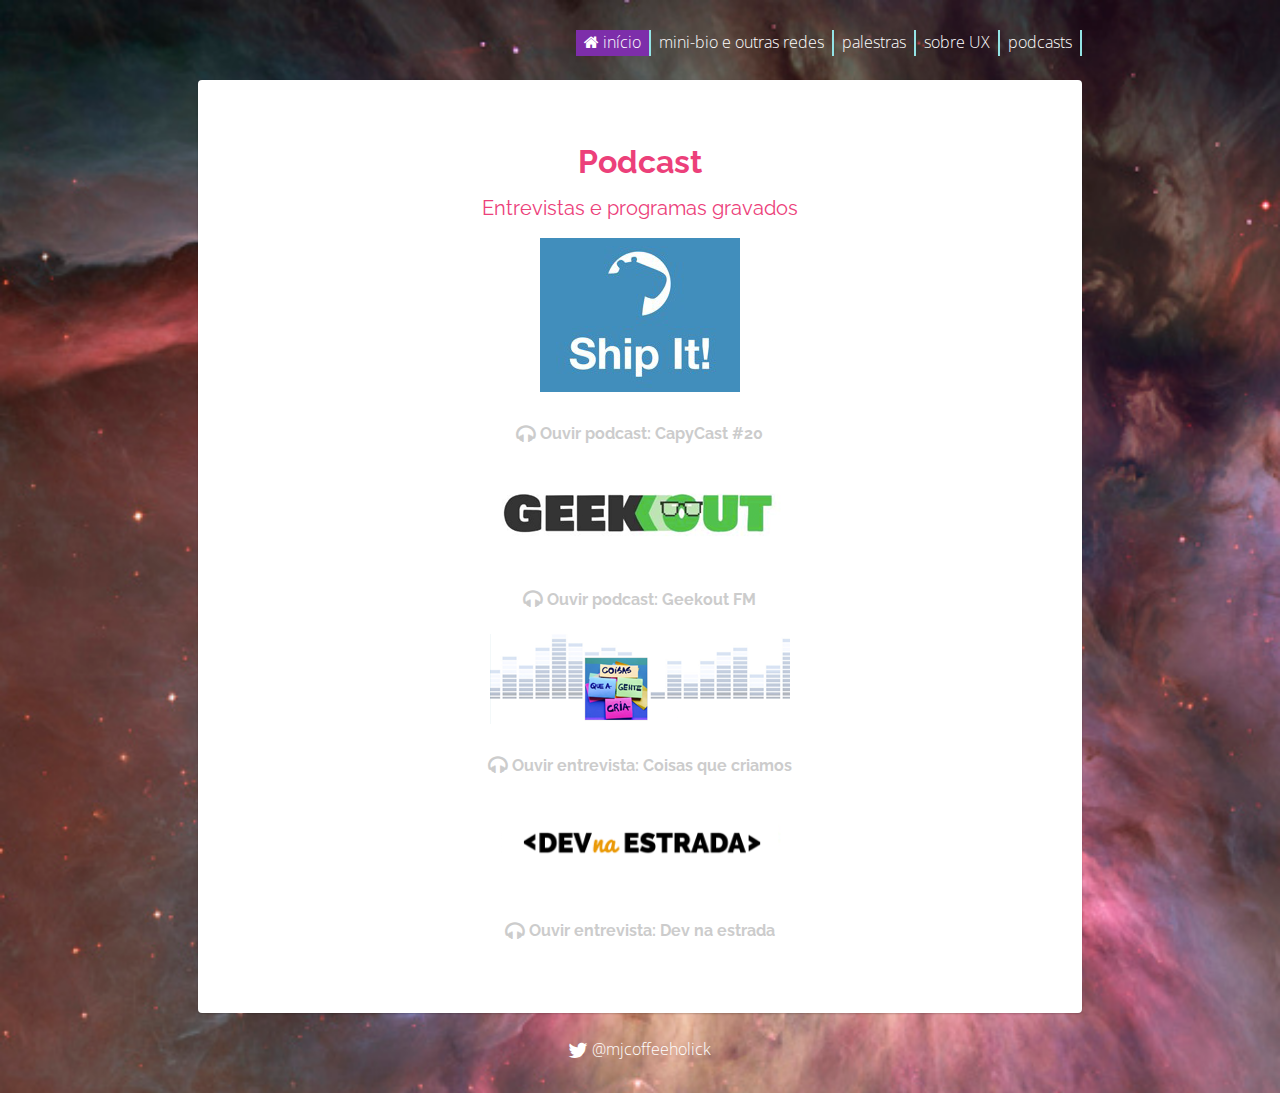
<file: podcast.html>
<!DOCTYPE html>
<html>
  <head>
    <meta charset="utf-8">
    <link rel="shortcut icon" type="image/x-icon" href="/favicon.ico">
    <link href="font-awesome/css/font-awesome.min.css" rel="stylesheet">
    <link rel="stylesheet" type="text/css" href="css/style.css">
    <link href='https://fonts.googleapis.com/css?family=Raleway|Open+Sans' rel='stylesheet' type='text/css'>
    <title>Alda Rocha @mjcoffeeholick</title>
  </head>
  <body>
  	<div class="container"> <!-- container -->

      <nav class="top-menu">
        <a href="index.html" class="top-menu-index"><i class="fa fa-home"></i> início</a>
        <a href="mini-bio.html">mini-bio e outras redes</a>
        <a href="palestras.html">palestras</a>
        <a href="sobre-ux.html">sobre UX</a>
        <a href="podcast.html">podcasts</a>
      </nav>

      <div class="card text-center"><!-- box podcast -->
        <h1>Podcast</h1>
        <h2 class="especial-pink">Entrevistas e programas gravados</h2>

        <div class="txt-top">
          <div class="links-light-grey">
            <img src="images/capycast.jpg">
            <h4><a href="https://soundcloud.com/rdshipit/capycast-20-diversidade-na-area-de-ti" target="_blank"><i class="fa fa-headphones fa-lg"></i> Ouvir podcast: CapyCast #20</a></h4>
            <img src="images/podcast-geekout.png">
            <h4><a href="https://geekout.fm/" target="_blank"><i class="fa fa-headphones fa-lg"></i> Ouvir podcast: Geekout FM</a></h4>
            <img src="images/podcast-coisas.png">
            <h4><a href="http://www.stitcher.com/podcast/barbara-nickel/coisas-que-a-gente-cria/e/026-alda-rocha-conectando-mulheres-ao-mercado-de-ti-levantando-46217992" target="_blank"><i class="fa fa-headphones fa-lg"></i> Ouvir entrevista: Coisas que criamos</a></h4>
            <img src="images/podcast-dev-estrada.png">
            <h4><a href="http://devnaestrada.com.br/2016/04/15/devnaestrada-alda-rocha.html" target="_blank"><i class="fa fa-headphones fa-lg"></i> Ouvir entrevista: Dev na estrada</a></h4>
          </div>
        </div>
      </div><!-- end box podcast -->

        <nav class="footer-menu">
          <a href="https://twitter.com/mjcoffeeholick" alt="Twitter" title="Twitter" target="_blank">
            <i class="fa fa-twitter fa-lg" alt="Twitter" title="Twitter"></i> @mjcoffeeholick
          </a>
        </nav>

    </div> <!-- container -->
  </body>
</html>
<!-- end of file -->
</file>
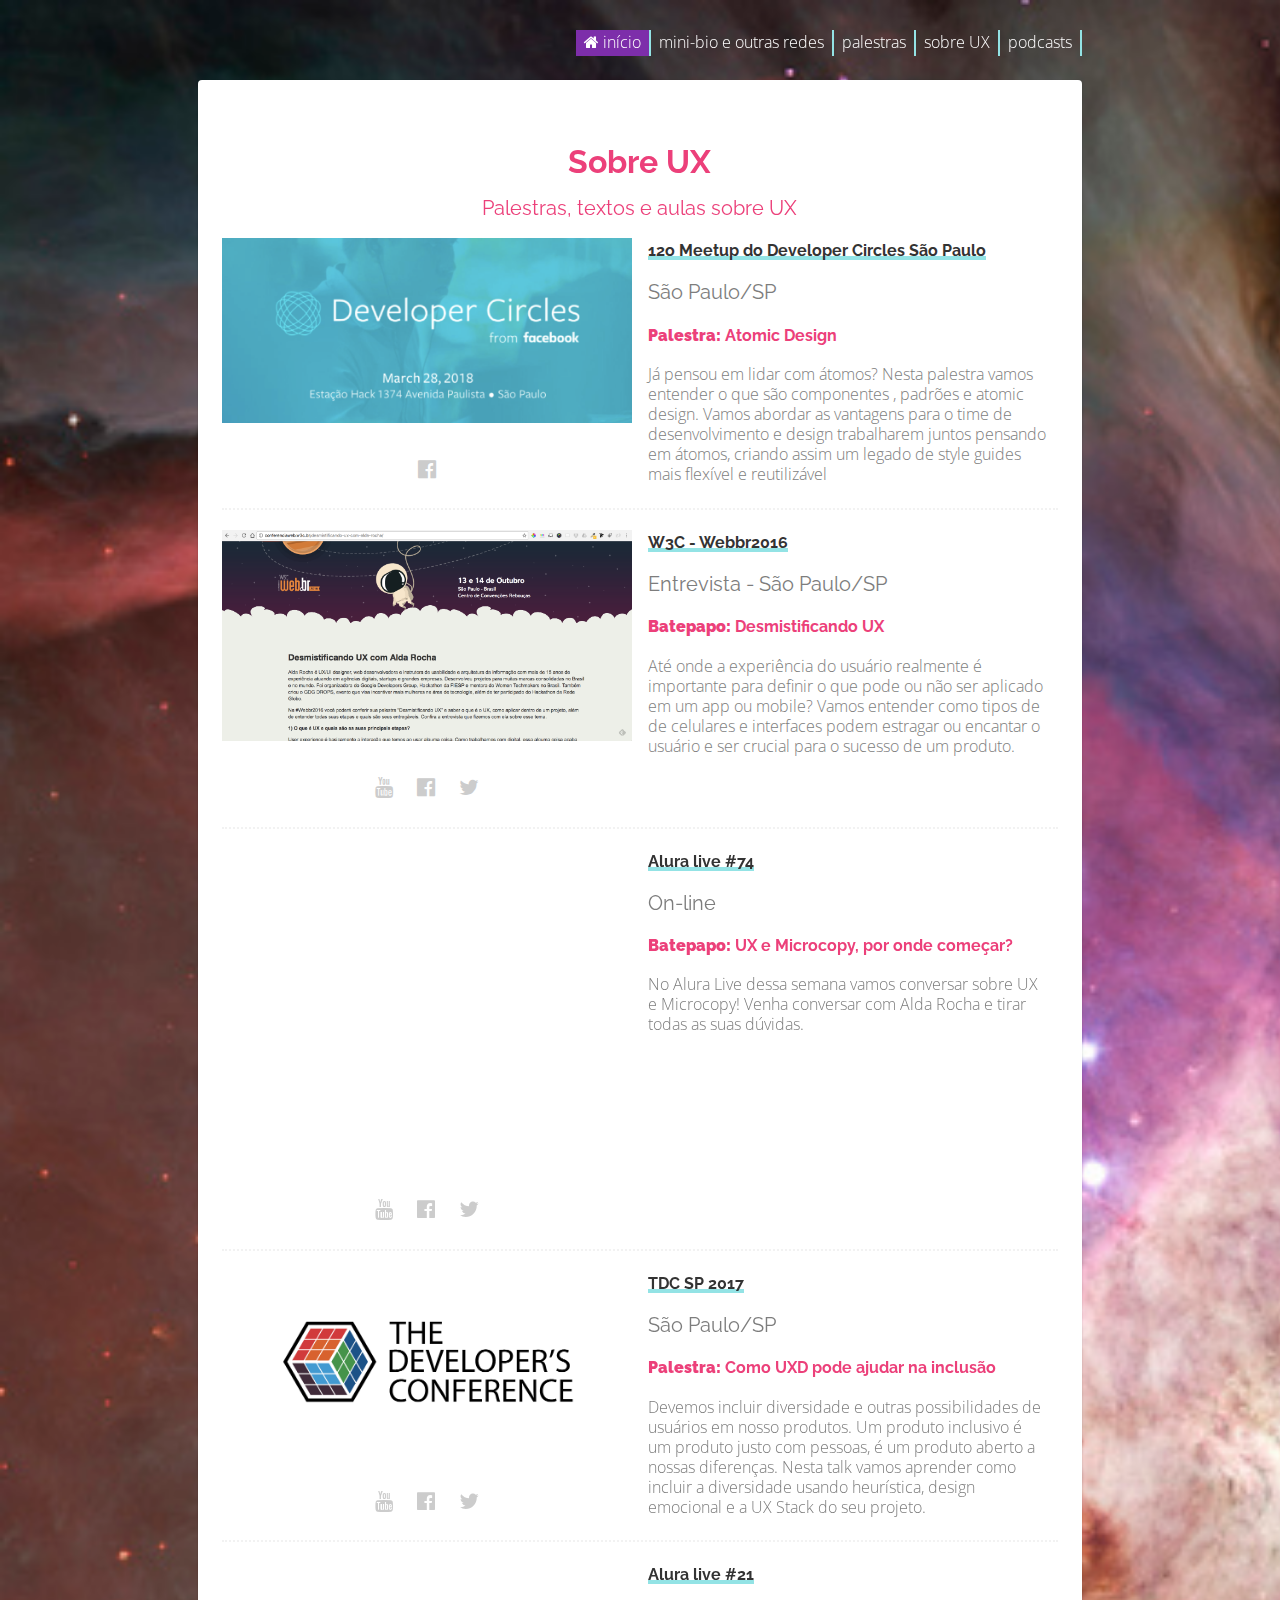
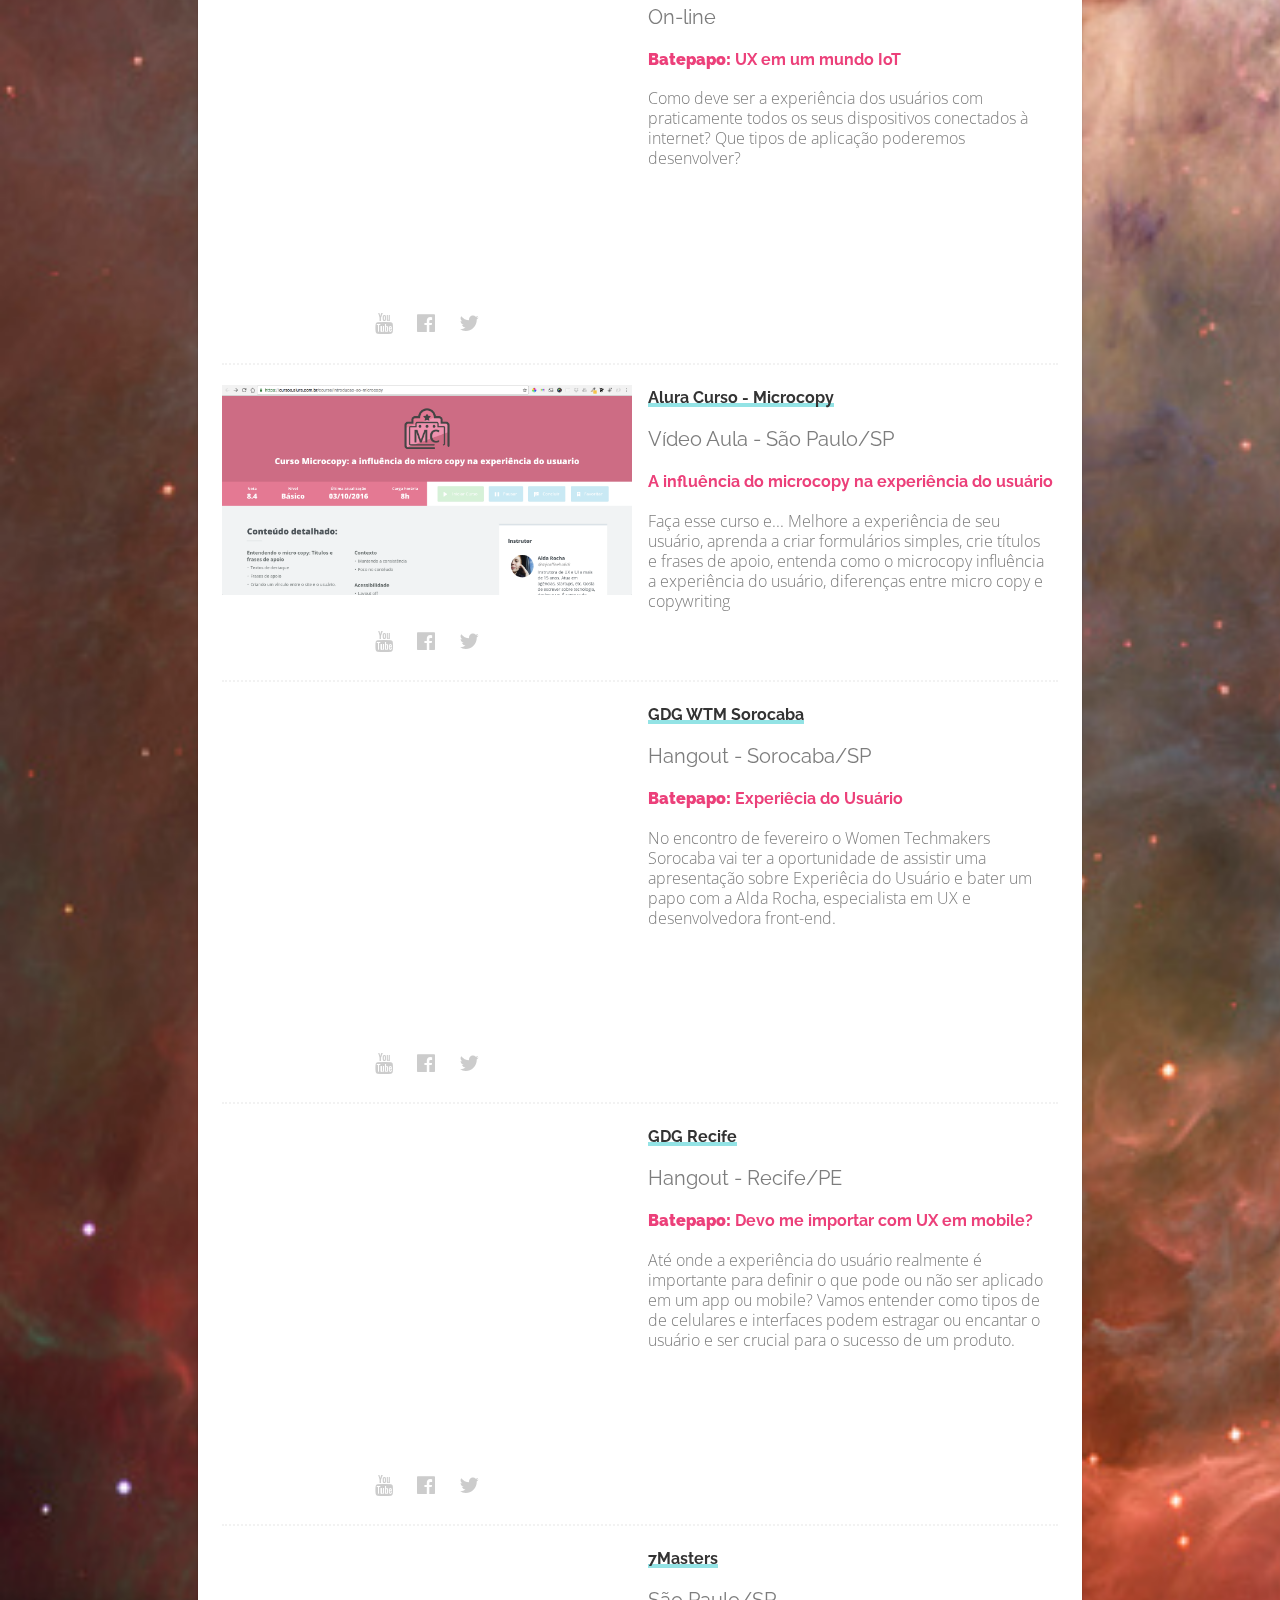
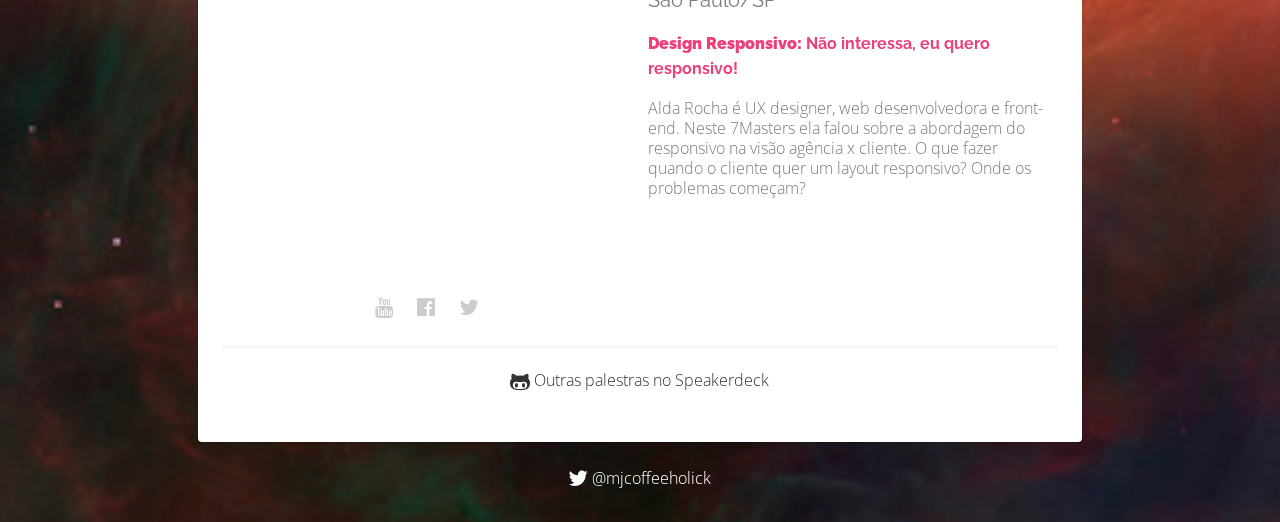
<file: sobre-ux.html>
<!DOCTYPE html>
<html>
  <head>
    <meta charset="utf-8">
    <link rel="shortcut icon" type="image/x-icon" href="/favicon.ico">
    <link href="font-awesome/css/font-awesome.min.css" rel="stylesheet">
    <link rel="stylesheet" type="text/css" href="css/style.css">
    <link href='https://fonts.googleapis.com/css?family=Raleway|Open+Sans' rel='stylesheet' type='text/css'>
    <title>Alda Rocha @mjcoffeeholick</title>
  </head>
  <body>
  	<div class="container"> <!-- container -->

      <nav class="top-menu">
        <a href="index.html" class="top-menu-index"><i class="fa fa-home"></i> início</a>
        <a href="mini-bio.html">mini-bio e outras redes</a>
        <a href="palestras.html">palestras</a>
        <a href="sobre-ux.html">sobre UX</a>
        <a href="podcast.html">podcasts</a>
      </nav>

      <div class="card text-center">
        <h1>Sobre UX</h1>
        <h2 class="especial-pink">Palestras, textos e aulas sobre UX</h2>

        <div class="item"> <!-- inicio grupo item UX -->
          <div class="img-item">
            <img src="images/eventos/dev-circles-facebook.png" alt="Developer Circles São Paulo">
            <div class="ico-item">
              <ul class="list-inline-event">
                <li><a href="https://www.facebook.com/groups/DevCSaoPaulo/" alt="Facebook" title="Facebook" target="_blank"><i class="fa fa-facebook-official fa-lg"></i></a></li>
              </ul>
            </div>
          </div>
          <div class="content-item">
            <h3><a href="https://www.facebook.com/groups/DevCSaoPaulo/" target="_blank">12o Meetup do Developer Circles São Paulo</a></h3>
            <h2>São Paulo/SP</h2>
            <h3 class="especial-pink"><strong>Palestra:</strong> Atomic Design</h3>
            <p>Já pensou em lidar com átomos? Nesta palestra vamos entender o que são componentes , padrões e atomic design. Vamos abordar as vantagens para o time de desenvolvimento e design trabalharem juntos pensando em átomos, criando assim um legado de style guides mais flexível e reutilizável</p>
          </div>

          <div class="clear"></div>
        </div> <!-- fim grupo item UX -->

        <div class="item"> <!-- inicio grupo item UX -->
          <div class="img-item">
            <img src="images/w3c-webbr-entrevista.png" alt="Webbr2016‬">
            <div class="ico-item">
              <ul class="list-inline-event">
                <li><a href="https://www.youtube.com/user/NICbrvideos/videos" alt="Canal" title="Canal" target="_blank"><i class="fa fa-youtube fa-lg"></i></a></li>
                <li><a href="https://www.facebook.com/W3CWebbr" alt="Facebook" title="Facebook" target="_blank"><i class="fa fa-facebook-official fa-lg"></i></a></li>
                <li><a href="https://twitter.com/w3cbrasil" alt="Twitter" title="Twitter" target="_blank"><i class="fa fa-twitter fa-lg"></i></a></li>
              </ul>
            </div>
          </div>
          <div class="content-item">
            <h3><a href="http://conferenciaweb.w3c.br/desmistificando-ux-com-alda-rocha/" target="_blank">W3C - Webbr2016</a></h3>
            <h2>Entrevista - São Paulo/SP</h2>
            <h3 class="especial-pink"><strong>Batepapo:</strong> Desmistificando UX</h3>
            <p>Até onde a experiência do usuário realmente é importante para definir o que pode ou não ser aplicado em um app ou mobile? Vamos entender como tipos de de celulares e interfaces podem estragar ou encantar o usuário e ser crucial para o sucesso de um produto.</p>
          </div>

          <div class="clear"></div>
        </div> <!-- fim grupo item UX -->

        <div class="item"> <!-- inicio grupo item UX -->
          <div class="img-item">
            <iframe width="100%" height="315" src="https://www.youtube.com/embed/33bc41rc7Rc" frameborder="0" allowfullscreen></iframe>
            <div class="ico-item">
              <ul class="list-inline-event">
                <li><a href="https://www.youtube.com/user/aluracursosonline/videos" alt="Canal" title="Canal" target="_blank"><i class="fa fa-youtube fa-lg"></i></a></li>
                <li><a href="https://www.facebook.com/AluraCursosOnline" alt="Facebook" title="Facebook" target="_blank"><i class="fa fa-facebook-official fa-lg"></i></a></li>
                <li><a href="https://twitter.com/AluraOnline" alt="Twitter" title="Twitter" target="_blank"><i class="fa fa-twitter fa-lg"></i></a></li>
              </ul>
            </div>
          </div>
          <div class="content-item">
            <h3><a href="https://www.youtube.com/watch?v=33bc41rc7Rc" target="_blank">Alura live #74</a></h3>
            <h2>On-line</h2>
            <h3 class="especial-pink"><strong>Batepapo:</strong> UX e Microcopy, por onde começar?</h3>
            <p>No Alura Live dessa semana vamos conversar sobre UX e Microcopy! Venha conversar com Alda Rocha e tirar todas as suas dúvidas.</p>
          </div>

          <div class="clear"></div>
        </div> <!-- fim grupo item UX -->

        <div class="item"> <!-- inicio grupo item UX -->
          <div class="img-item">
            <img src="images/eventos/TDC.png" alt="TDC SP">
            <div class="ico-item">
              <ul class="list-inline-event">
                <li><a href="https://pt-br.eventials.com/Globalcode/tdc-sp-2017-stadium-quarta-6/" alt="Canal" title="Canal" target="_blank"><i class="fa fa-youtube fa-lg"></i></a></li>
                <li><a href="https://www.facebook.com/TheDevelopersConference/" alt="Facebook" title="Facebook" target="_blank"><i class="fa fa-facebook-official fa-lg"></i></a></li>
                <li><a href="https://twitter.com/TheDevConf" alt="Twitter" title="Twitter" target="_blank"><i class="fa fa-twitter fa-lg"></i></a></li>
              </ul>
            </div>
          </div>
          <div class="content-item">
            <h3><a href="https://pt-br.eventials.com/Globalcode/tdc-sp-2017-stadium-quarta-6/" target="_blank">TDC SP 2017</a></h3>
            <h2>São Paulo/SP</h2>
            <h3 class="especial-pink"><strong>Palestra:</strong> Como UXD pode ajudar na inclusão </h3>
            <p>Devemos incluir diversidade e outras possibilidades de usuários em nosso produtos. Um produto inclusivo é um produto justo com pessoas, é um produto aberto a nossas diferenças. Nesta talk vamos aprender como incluir a diversidade usando heurística, design emocional e a UX Stack do seu projeto.</p>
          </div>

          <div class="clear"></div>
        </div> <!-- fim grupo item UX -->

        <div class="item"> <!-- inicio grupo item UX -->
          <div class="img-item">
            <iframe width="100%" height="315" src="https://www.youtube.com/embed/zyFQOJZXVek" frameborder="0" allowfullscreen></iframe>
            <div class="ico-item">
              <ul class="list-inline-event">
                <li><a href="https://www.youtube.com/user/aluracursosonline/videos" alt="Canal" title="Canal" target="_blank"><i class="fa fa-youtube fa-lg"></i></a></li>
                <li><a href="https://www.facebook.com/AluraCursosOnline" alt="Facebook" title="Facebook" target="_blank"><i class="fa fa-facebook-official fa-lg"></i></a></li>
                <li><a href="https://twitter.com/AluraOnline" alt="Twitter" title="Twitter" target="_blank"><i class="fa fa-twitter fa-lg"></i></a></li>
              </ul>
            </div>
          </div>
          <div class="content-item">
            <h3><a href="https://www.youtube.com/watch?v=zyFQOJZXVek" target="_blank">Alura live #21</a></h3>
            <h2>On-line</h2>
            <h3 class="especial-pink"><strong>Batepapo:</strong> UX em um mundo IoT</h3>
            <p>Como deve ser a experiência dos usuários com praticamente todos os seus dispositivos conectados à internet? Que tipos de aplicação poderemos desenvolver?</p>
          </div>

          <div class="clear"></div>
        </div> <!-- fim grupo item UX -->

        <div class="item"> <!-- inicio grupo item UX -->
          <div class="img-item">
            <img src="images/alura-curso.png" alt="Alura Curso">
            <div class="ico-item">
              <ul class="list-inline-event">
                <li><a href="https://www.alura.com.br/curso-online-introducao-ao-microcopy" alt="Canal" title="Canal" target="_blank"><i class="fa fa-youtube fa-lg"></i></a></li>
                <li><a href="https://www.facebook.com/W3CWebbr" alt="Facebook" title="Facebook" target="_blank"><i class="fa fa-facebook-official fa-lg"></i></a></li>
                <li><a href="https://twitter.com/w3cbrasil" alt="Twitter" title="Twitter" target="_blank"><i class="fa fa-twitter fa-lg"></i></a></li>
              </ul>
            </div>
          </div>
          <div class="content-item">
            <h3><a href="https://www.alura.com.br/curso-online-introducao-ao-microcopy" target="_blank">Alura Curso - Microcopy</a></h3>
            <h2>Vídeo Aula - São Paulo/SP</h2>
            <h3 class="especial-pink">A influência do microcopy na experiência do usuário</h3>
            <p>Faça esse curso e... Melhore a experiência de seu usuário, aprenda a criar formulários simples, crie títulos e frases de apoio, entenda como o microcopy influência a experiência do usuário, diferenças entre micro copy e copywriting</p>
          </div>

          <div class="clear"></div>
        </div> <!-- fim grupo item UX -->

        <div class="item"> <!-- inicio grupo item UX -->
          <div class="img-item">
            <iframe width="100%" height="315" src="https://www.youtube.com/embed/lGAoCuHO-QE" frameborder="0" allowfullscreen></iframe>
            <div class="ico-item">
              <ul class="list-inline-event">
                <li><a href="https://www.youtube.com/channel/UCk4sOoRaTfI8d_s50FhJKGA" alt="Canal" title="Canal" target="_blank"><i class="fa fa-youtube fa-lg"></i></a></li>
                <li><a href="https://www.facebook.com/wtmsorocaba/?fref=ts" alt="Facebook" title="Facebook" target="_blank"><i class="fa fa-facebook-official fa-lg"></i></a></li>
                <li><a href="https://twitter.com/gdgsorocaba" alt="Twitter" title="Twitter" target="_blank"><i class="fa fa-twitter fa-lg"></i></a></li>
              </ul>
            </div>
          </div>
          <div class="content-item">
            <h3><a href="https://www.youtube.com/channel/UCk4sOoRaTfI8d_s50FhJKGA/videos" target="_blank">GDG WTM Sorocaba</a></h3>
            <h2>Hangout - Sorocaba/SP</h2>
            <h3 class="especial-pink"><strong>Batepapo:</strong> Experiêcia do Usuário</h3>
            <p>No encontro de fevereiro o Women Techmakers Sorocaba vai ter a oportunidade de assistir uma apresentação sobre Experiêcia do Usuário e bater um papo com a Alda Rocha, especialista em UX e desenvolvedora front-end.</p>
          </div>

          <div class="clear"></div>
        </div> <!-- fim grupo item UX -->

        <div class="item"> <!-- inicio grupo item UX -->
          <div class="img-item">
            <iframe width="100%" height="315" src="https://www.youtube.com/embed/lKJV6soAT4M" frameborder="0" allowfullscreen></iframe>
            <div class="ico-item">
              <ul class="list-inline-event">
                <li><a href="https://www.youtube.com/channel/UC0GnrszVkZys4k3U-AIBoJQ" alt="Canal" title="Canal" target="_blank"><i class="fa fa-youtube fa-lg"></i></a></li>
                <li><a href="https://www.facebook.com/GDGRecife/?fref=ts" alt="Facebook" title="Facebook" target="_blank"><i class="fa fa-facebook-official fa-lg"></i></a></li>
                <li><a href="https://twitter.com/gdgrecife" alt="Twitter" title="Twitter" target="_blank"><i class="fa fa-twitter fa-lg"></i></a></li>
              </ul>
            </div>
          </div>
          <div class="content-item">
            <h3><a href="https://www.youtube.com/channel/UCk4sOoRaTfI8d_s50FhJKGA/videos" target="_blank">GDG Recife</a></h3>
            <h2>Hangout - Recife/PE</h2>
            <h3 class="especial-pink"><strong>Batepapo:</strong> Devo me importar com UX em mobile?</h3>
            <p>Até onde a experiência do usuário realmente é importante para definir o que pode ou não ser aplicado em um app ou mobile? Vamos entender como tipos de de celulares e interfaces podem estragar ou encantar o usuário e ser crucial para o sucesso de um produto.</p>
          </div>

          <div class="clear"></div>
        </div> <!-- fim grupo item UX -->

        <div class="item"> <!-- inicio grupo item UX -->
          <div class="img-item">
            <iframe width="100%" height="315" src="https://www.youtube.com/embed/ib8QJfJb8N8" frameborder="0" allowfullscreen></iframe>
            <div class="ico-item">
              <ul class="list-inline-event">
                <li><a href="https://www.youtube.com/channel/UCNTX_S7zq9h_MKhPljMIoYw" alt="Canal" title="Canal" target="_blank"><i class="fa fa-youtube fa-lg"></i></a></li>
                <li><a href="https://www.facebook.com/PortaliMasters/?fref=ts" alt="Facebook" title="Facebook" target="_blank"><i class="fa fa-facebook-official fa-lg"></i></a></li>
                <li><a href="https://twitter.com/iMasters" alt="Twitter" title="Twitter" target="_blank"><i class="fa fa-twitter fa-lg"></i></a></li>
              </ul>
            </div>
          </div>
          <div class="content-item">
            <h3><a href="https://www.youtube.com/user/imasters/videos" target="_blank">7Masters</a></h3>
            <h2>São Paulo/SP</h2>
            <h3 class="especial-pink"><strong>Design Responsivo:</strong> Não interessa, eu quero responsivo!</h3>
            <p>Alda Rocha é UX designer, web desenvolvedora e front-end. Neste 7Masters ela falou sobre a abordagem do responsivo na visão agência x cliente. O que fazer quando o cliente quer um layout responsivo? Onde os problemas começam?</p>
          </div>

          <div class="clear"></div>
        </div> <!-- fim grupo item UX -->

          <a href="https://speakerdeck.com/mjcoffeeholick" alt="Twitter" title="Twitter" target="_blank">
            <i class="fa fa-github-alt fa-lg"></i> Outras palestras no Speakerdeck
          </a>

        <div class="clear"></div>
      </div><!-- fim do box UX -->

        <nav class="footer-menu">
          <a href="https://twitter.com/mjcoffeeholick" alt="Twitter" title="Twitter" target="_blank">
            <i class="fa fa-twitter fa-lg" alt="Twitter" title="Twitter"></i> @mjcoffeeholick
          </a>
        </nav>

    </div> <!-- container -->
  </body>
</html>
<!-- end of file -->
</file>
<file: css/style.css>
/* style.css */
body {
	background: #EBEBEB;
    background-image: url(../images/bg-space.jpg);
    background-size: cover;
    font-family: 'Open Sans', sans-serif;
    font-weight: 300;
    color: #7d7d7d;
    font-size: 1em;
    line-height: 1.6em;
}

* { box-sizing: border-box; }

h1, h2, h3, h4 {
	font-family: 'Raleway', sans-serif;
}

h1 {
    color: #EC407A;
    font-size: 2em;
}

h2 {
    font-size: 1.25em;
    font-weight: 400;
}

h3 {
    font-size: 1em;
    font-weight: 300;
}


a {
    text-decoration: none;
    color: #333;
}

h3 a {
    -webkit-box-shadow: inset 0 -4px 0 #93e3e5;
    -moz-box-shadow: inset 0 -4px 0 #93e3e5;
    box-shadow: inset 0 -4px 0 #93e3e5;
    font-weight: bold;
}

h3 a:hover {
    -webkit-box-shadow: inset 0 -4px 0 #93e3e5;
    -moz-box-shadow: inset 0 -4px 0 #93e3e5;
    box-shadow: inset 0 -4px 0 #93e3e5;
    font-weight: bold;
}

h3 a:visited {
    -webkit-box-shadow: inset 0 -4px 0 #238282;
    -moz-box-shadow: inset 0 -4px 0 #238282;
    box-shadow: inset 0 -4px 0 #238282;
    font-weight: bold;
}

h4 a {
    color: #ccc;
    padding: 0;
    margin: 0;
}

h4 a:hover {
    color: #7d7d7d;
    padding: 0;
    margin: 0;
}

ul, menu, dir {
    display: block;
    list-style-type: disc;
    -webkit-margin-before: 1em;
    -webkit-margin-after: 1em;
    -webkit-margin-start: 0px;
    -webkit-margin-end: 0px;
    -webkit-padding-start: 40px;
}

/* IDs */
#img-profile {
    border: 3px solid #93e3e5;
    border-radius: 50%;
}
#logo-highlight {
    width: 50%;
}
#img-2017 {
    width: 50%;
}
/* CLASS */
.titles {font-family: 'Raleway', sans-serif;}
.clear {clear: both;}

.img-small {
    width: 100px;
    height: 100px;
}
.links-ico {
    width: 100%;
    padding-bottom: 20px;
    color: #ccc;
}
.links-ico a {
    width: 100%;
    padding-bottom: 20px;
    color: #7d7d7d;
    text-decoration: none;
}
.links-ico a:visited {
    width: 100%;
    padding-bottom: 20px;
    color: #7d7d7d;
    text-decoration: none;
}
.links-ico a:hover {
    width: 100%;
    padding-bottom: 20px;
    color: #DD5555;
    text-decoration: none;
}
.links-ico-item {
    display: inline;
    margin-right: 5px;
}
.container {
    width: 70%;
    margin: 30px auto;
}
.text-center {
    text-align: center;
}
.top-menu {
    display: flex;
    justify-content: flex-end;
    align-items: center;
    margin: 1.5em 0;
}

.top-menu a {
    padding: 0 0.5em;
    border-right: 2px solid #93e3e5;
    color: #fff;
}

.top-menu a:hover { color: #EC407A; }

.top-menu-index {
    background: #7d2eaa;
}
.footer-menu {
    display: flex;
    justify-content: center;
    align-items: center;
    margin: 1.5em;
}

.footer-menu a {
    color: #fff;
}

.footer-menu a:hover {
    color: #EC407A;
}

.card {
    background: #fff;
    padding: 3em 1.5em;
    margin-bottom: 1.5em;
    border-radius: 4px;
    box-shadow: 0px 1px 2px 0px rgba(0, 0, 0, 0.2);
}

.mini-bio {
    display: flex;
    flex-wrap: wrap;
    margin: 3em;
}

.mini-bio-photo {
    flex: 1 0 50%;
}

.mini-bio-content {
    flex: 1 1 50%;
}

.mini-bio-text { text-align: justify; }

.mini-bio-content h2 {
    margin: 1.5em 0;
}
.card-footer {
    background: #fff;
    padding: 20px;
    margin-bottom: 20px;
    border-radius: 4px;
    box-shadow: 0px 1px 2px 0px rgba(0, 0, 0, 0.2);
}
.card-footer p a {
    -webkit-box-shadow: inset 0 -4px 0 #93e3e5;
    -moz-box-shadow: inset 0 -4px 0 #93e3e5;
    box-shadow: inset 0 -4px 0 #93e3e5;
    font-weight: bold;
}
.card-footer p a:hover {
    -webkit-box-shadow: inset 0 -4px 0 #93e3e5;
    -moz-box-shadow: inset 0 -4px 0 #93e3e5;
    box-shadow: inset 0 -4px 0 #93e3e5;
    font-weight: bold;
}
.card-footer p a:visited {
    -webkit-box-shadow: inset 0 -4px 0 #238282;
    -moz-box-shadow: inset 0 -4px 0 #238282;
    box-shadow: inset 0 -4px 0 #238282;
    font-weight: bold;
}
.txt-top {
    font-weight: 300;
    text-align: center;
}
.btn-top {
    text-align: center;
    padding: 15px;
}
.button-3d-red {
    position:relative;
    width: auto;
    color:#fff;
    text-decoration:none;
    text-shadow: -1px -1px #a23f3f;
    border-radius:5px;
    background:#dd5555;
    text-align:center;
    font-size: 1.0em;
    padding:16px 18px 14px;

    -webkit-transition: all 0.1s;
    -moz-transition: all 0.1s;
    transition: all 0.1s;

    -webkit-box-shadow: 0px 6px 0px #a23f3f;
    -moz-box-shadow: 0px 6px 0px #a23f3f;
    box-shadow: 0px 6px 0px #a23f3f;
}
.button-3d-red:hover {
    position:relative;
    width: auto;
    color:#fff;
    text-decoration:none;
    text-shadow: 1px 1px #333;
    border-radius:5px;
    background:#a23f3f;
    text-align:center;
    font-size: 1.0em;
    padding:16px 18px 14px;

    -webkit-transition: all 0.1s;
    -moz-transition: all 0.1s;
    transition: all 0.1s;

    -webkit-box-shadow: 0px 6px 0px #6e2c2c;
    -moz-box-shadow: 0px 6px 0px #6e2c2c;
    box-shadow: 0px 6px 0px #6e2c2c;
}
.button-3d-blue {
    position:relative;
    width: auto;
    color:#fff;
    text-decoration:none;
    text-shadow: -1px -1px #44a8aa;
    border-radius:5px;
    background:#74c6c8;
    text-align:center;
    font-size: 1.0em;
    padding:16px 18px 14px;

    -webkit-transition: all 0.1s;
    -moz-transition: all 0.1s;
    transition: all 0.1s;

    -webkit-box-shadow: 0px 6px 0px #186c6e;
    -moz-box-shadow: 0px 6px 0px #186c6e;
    box-shadow: 0px 6px 0px #186c6e;
}
.button-3d-blue:hover {
    position:relative;
    width: auto;
    color:#fff;
    text-decoration:none;
    text-shadow: 1px 1px #44a8aa;
    border-radius:5px;
    background:#62bec0;
    text-align:center;
    font-size: 1.0em;
    padding:16px 18px 14px;

    -webkit-transition: all 0.1s;
    -moz-transition: all 0.1s;
    transition: all 0.1s;

    -webkit-box-shadow: 0px 6px 0px #186c6e;
    -moz-box-shadow: 0px 6px 0px #186c6e;
    box-shadow: 0px 6px 0px #186c6e;
}
.button-3d-pink {
    position:relative;
    width: auto;
    color:#fff;
    text-decoration:none;
    text-shadow: -1px -1px #a23f3f;
    border-radius:5px;
    background:#dd5555;
    text-align:center;
    font-size: 1.0em;
    padding:16px 18px 14px;

    -webkit-transition: all 0.1s;
    -moz-transition: all 0.1s;
    transition: all 0.1s;

    -webkit-box-shadow: 0px 6px 0px #a23f3f;
    -moz-box-shadow: 0px 6px 0px #a23f3f;
    box-shadow: 0px 6px 0px #a23f3f;
}
.button-3d-pink:hover {
    position:relative;
    width: auto;
    color:#fff;
    text-decoration:none;
    text-shadow: -1px -1px #333;
    border-radius:5px;
    background:#333;
    text-align:center;
    font-size: 1.0em;
    padding:16px 18px 14px;

    -webkit-transition: all 0.1s;
    -moz-transition: all 0.1s;
    transition: all 0.1s;

    -webkit-box-shadow: 0px 6px 0px #a23f3f;
    -moz-box-shadow: 0px 6px 0px #a23f3f;
    box-shadow: 0px 6px 0px #a23f3f;
}
.btn-pink {
    background-color: #ED1E6B;
    color: white;
    font-weight: 500;
    padding: 10px;
    border-radius: 4px;
    text-decoration: none;
}
.btn-pink:hover {
    background-color: #333;
    color: white;
    font-weight: 500;
    padding: 10px;
    border-radius: 4px;
    text-decoration: none;
}
.btn-yellow {
    background-color: #F8B517;
    color: white;
    font-weight: 500;
    padding: 10px;
    border-radius: 4px;
    text-decoration: none;
}
.btn-yellow:hover {
    background-color: #333;
    color: white;
    font-weight: 500;
    padding: 10px;
    border-radius: 4px;
    text-decoration: none;
}
ul.list-inline {
    padding-left: 0;
}
ul.list-inline-event {
    padding-left: 0;
}
ul.list-inline li {
    display: inline-block;
    padding: 20px;
}
ul.list-inline-event li {
    display: inline-block;
    padding: 10px;
    color: #fff;
}
ul.list-inline a {
	color: #fff;
    text-decoration: none;
}
ul.list-inline a:hover {
    color: ##EC407A;
    text-decoration: none;
}
ul.list-inline-event a {
    color: #ccc;
    text-decoration: none;
}
ul.list-inline-event a:hover {
    color: #333;
    text-decoration: none;
}
.item {
	width: 100%;
	margin-bottom: 20px;
	font-weight: 300;
    font-size: 1em;
    line-height: 1.6em;
    border-bottom: 2px dotted #f2f2f2;
}
.item:last-child {
    border-bottom: none;
}
.item-gray {
	width: 100%;
	margin-bottom: 20px;
	background: #f4f4f4;
	font-weight: 300;
    font-size: 1em;
    line-height: 1.6em;
}
.item img {
	width: 100%;
}
.item-gray img {
	width: 100%;
}
.img-item {
	float: left;
	width: 49%;
}

.img-item-double-left { float: left; width: 50%; object-fit: cover; }
.img-item-double-right { float: right; width: 50%; object-fit: cover; }
.ico-item {
    font-family: 'Raleway', sans-serif;
}

.content-item {
	float: right;
	width: 49%;
	text-align: left;
	margin-left: 2%;
}
.content-item h3 {
	padding: 0px;
	margin: 0px;
	font-weight: bold;
}
.content-item p {
	padding-right: 10px;
    line-height: 20px;
}

/* COLOR CLASS */
.gray {
	color: #333;
}
.especial-pink {
    color: #EC407A;
}
</file>
